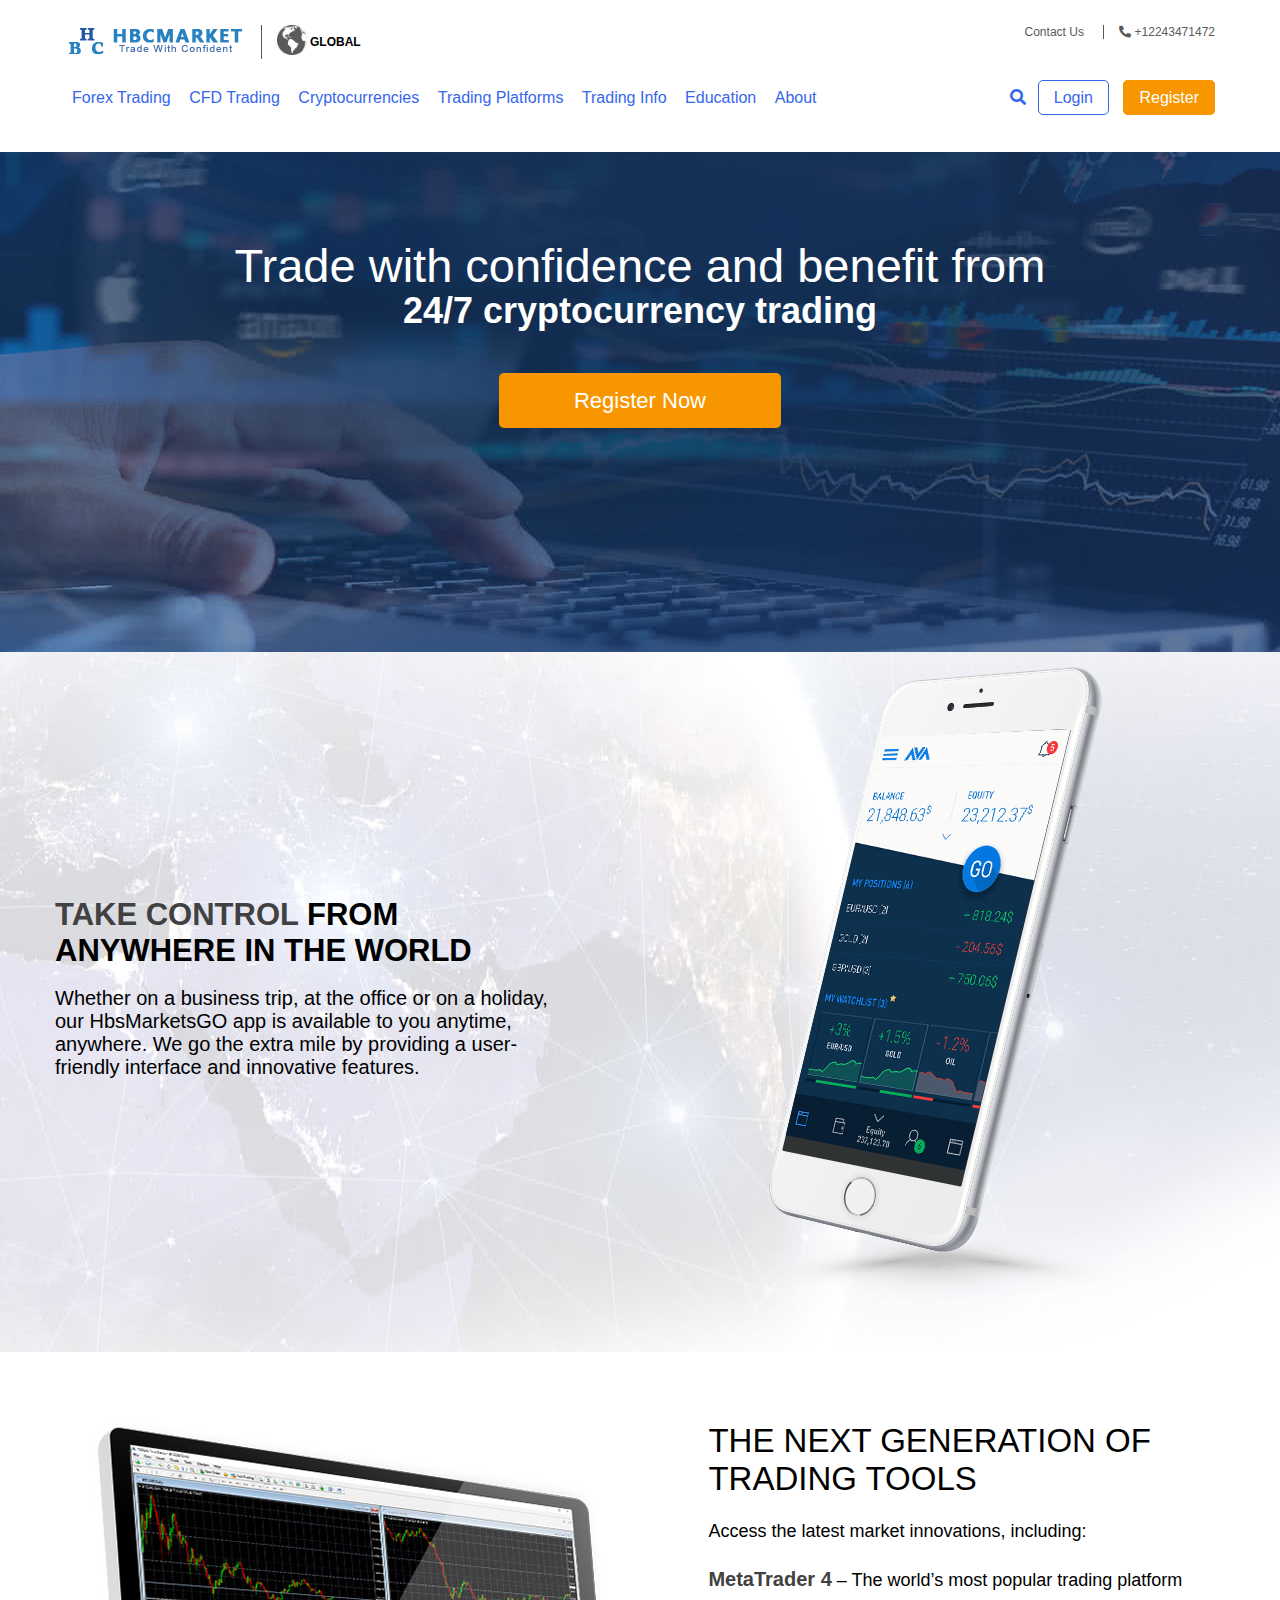
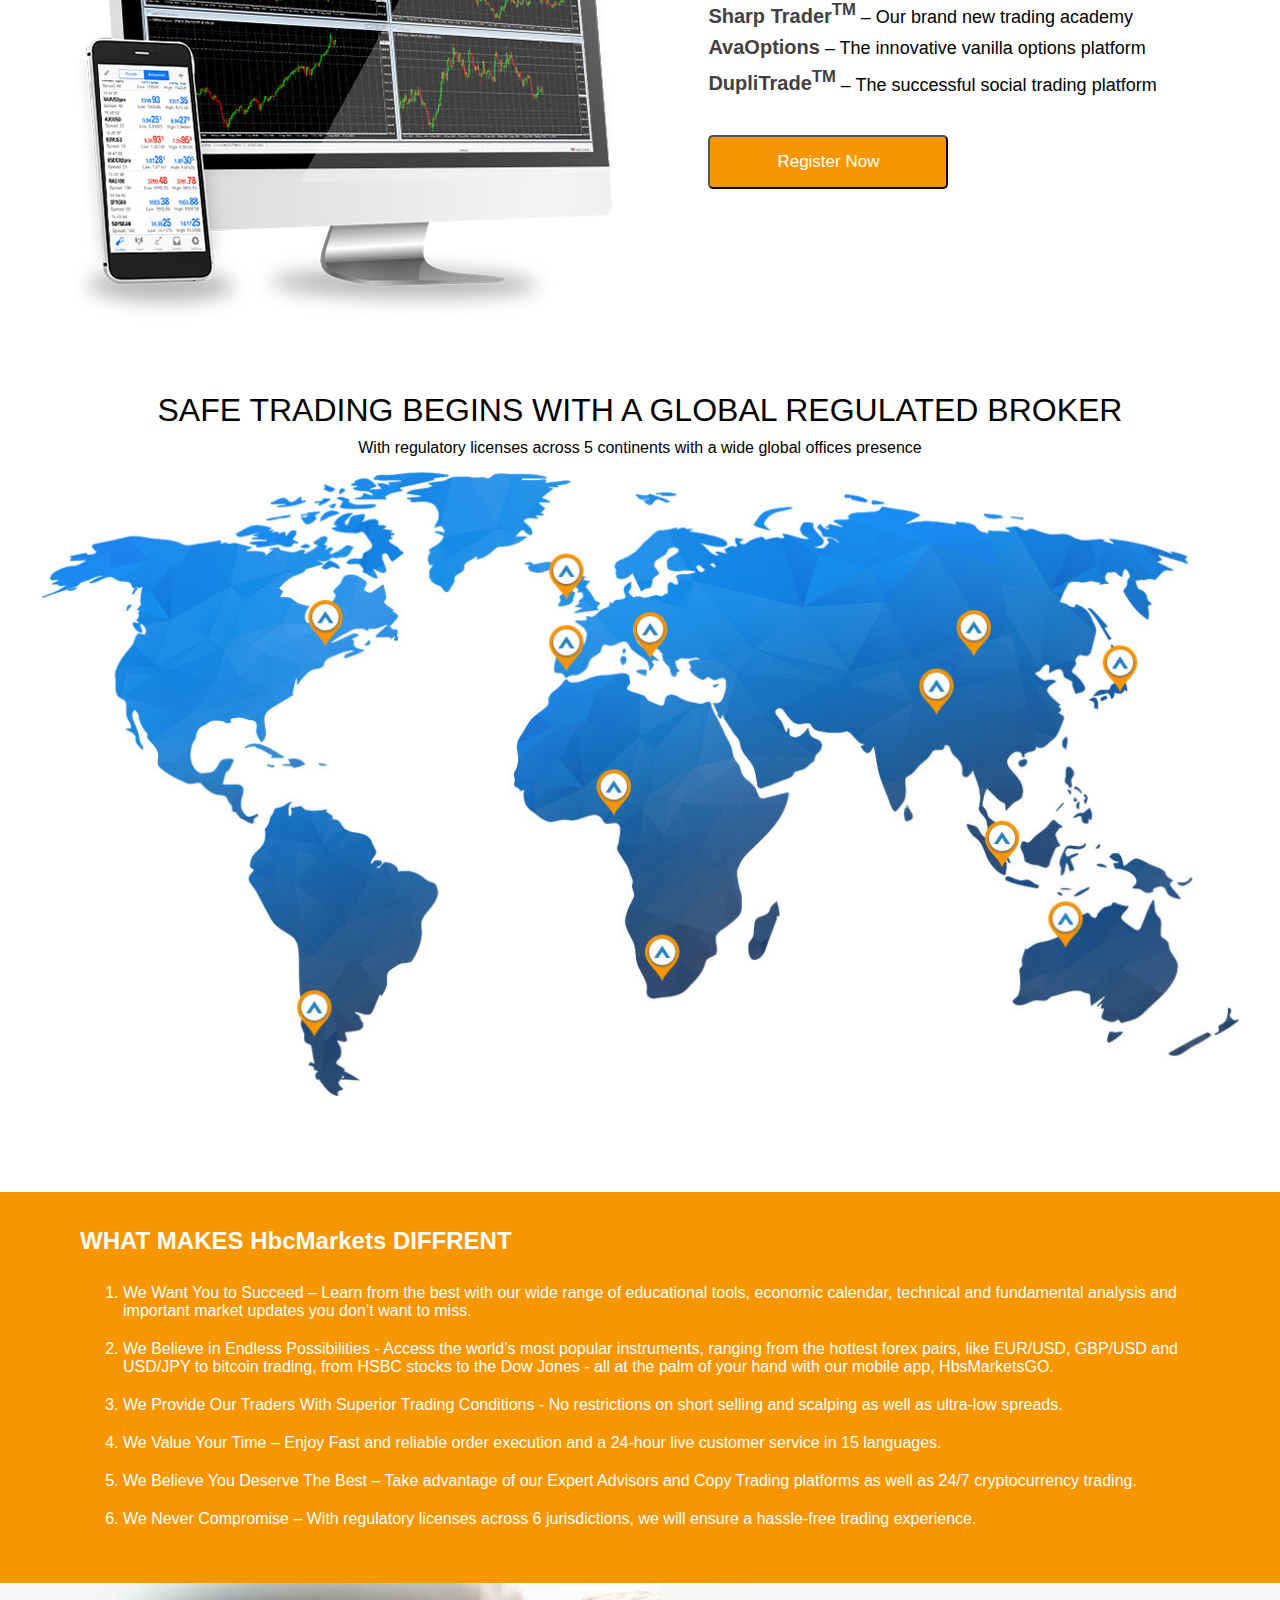
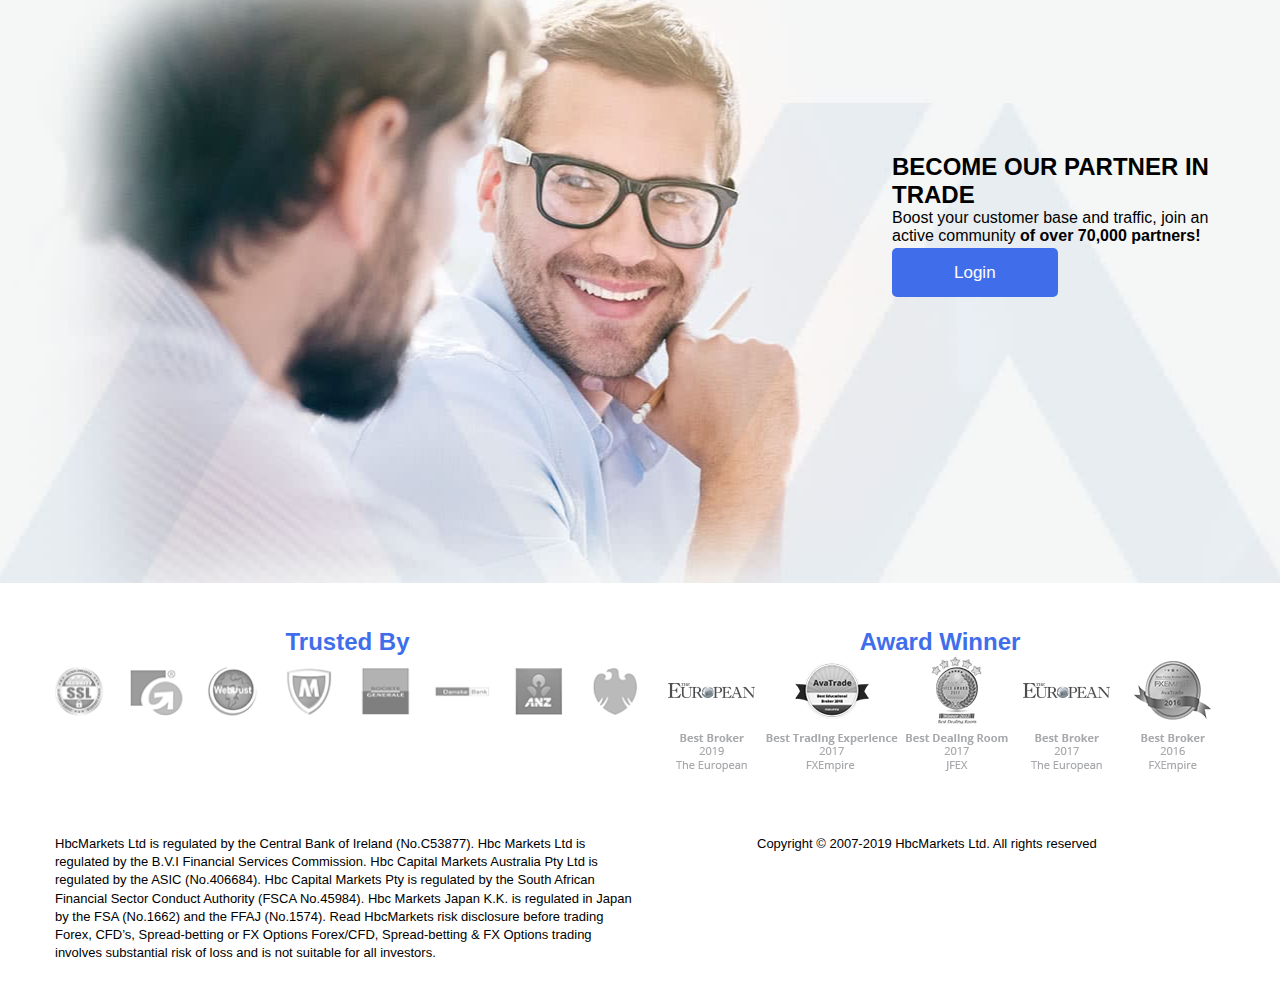
<file: index.html>
<!DOCTYPE html>
<html lang="en">
<head>
    <meta charset="UTF-8">
    <meta name="viewport" content="width=device-width, initial-scale=1.0">
    <meta http-equiv="X-UA-Compatible" content="ie=edge">
    <title>Hbc Markets</title>
    <link rel="stylesheet" href="animate-css/animate.css">
    <link rel="stylesheet" href="https://cdnjs.cloudflare.com/ajax/libs/font-awesome/5.9.0/css/all.css">
    <link rel="stylesheet" href="css/style.css">
    <link rel="stylesheet" href="css/responsive.css">
</head>
<body>
    <header class="header">
        <div class="nav-container">
            <div class="row">
                    <span class="menu-bar transition"><i class="fas fa-bars" aria-hidden="true">
                    </i></span>
                <div class="first-cl">
                    <a class="web" href="index.html"><img src="img/logo.png" alt="logo"></a>
                    <a class="mobile" href="index.html"><img src="img/logo-mobile.png" alt="logo"></a>
                    <a href="index.html" class="border-global"><img class="glob" src="img/global-icon.png" alt="logo"></a>
                    <p class="logo-front"> GLOBAL</p>
                </div> 
                <div class="second-cl">
                    <ul>
                        <li class="li">Contact Us</li>
                        <li class="border-global li"><i class="fa fa-phone-alt"></i>&nbsp;+12243471472</li>
                    </ul>
                </div>
                <div class="mobile-show">
                    <ul>
                        <li class="li"><a href="#"><i class="fas fa-phone-alt" aria-hidden="true"></i></a></li>
                        <li class="border-full-blue li"><a href="login.html" class="login-link">Login</a></li>
                    </ul>
                </div>
            </div>
        <div class="row r">
                <div class="bottom-1">
                <ul>
                    <li class="li t"><a class="downdown" href="forex.html">Forex Trading</a></li>
                    <li class="li t"><a class="downdown" href="cfdtrading.html">CFD Trading</a></li>
                    <li class="li t"><a class="downdown" href="cryptocurrencies.html">Cryptocurrencies</a></li>
                    <li class="li t"><a class="downdown" href="tradingplatforms.html">Trading Platforms</a></li>
                    <li class="li t"><a class="downdown" href="tradinginfo.html">Trading Info</a></li>
                    <li class="li t"><a class="downdown" href="education.html">Education</a></li>
                    <li class="li t"><a class="downdown" href="about.html">About</a></li>
                </ul>
                </div>
                <div class="bottom-2">
                    <ul>
                        <li class="li"><a href="#"><i class="fa fa-search"></i></a></li>
                        <li class="border-full-blue li"><a href="login.html">Login</a></li>
                        <li class="border-full-yellow li"><a href="register.html">Register</a></li>
                    </ul>
                </div>
            </div>
        </div>
    </header>

    <section class="showcase">
        <div class="container">
            <div class="full-picture">
                <div class="showcase-text">
                <h1>Trade with confidence and benefit from</h1>
                <h2>24/7 cryptocurrency trading</h2>
                <a class="button-register" href="register.html">Register Now</a>
            </div>
            </div>
        </div>
    </section>

    <section id="take-control">
        <div class="container">
            <div class="row">
        <div class="take-text">
            <h1>
                    <span>TAKE CONTROL</span> FROM ANYWHERE IN THE WORLD
            </h1>
            <img class="mobile" src="img/avago-phone.png">
            <br>
            <p>
                    Whether on a business trip, at the office or on a holiday,
                    our HbsMarketsGO app is available to you anytime, anywhere.
                    We go the extra mile by providing a user-friendly interface 
                    and innovative features.
            </p>
        </div>
        <div class="take-picture">
            <img src="img/avago-phone.png">
        </div>
    </div>
</div>
    </section>

    <section id="next">
            <div class="container">
                <div class="row">
            <div class="next-picture">
                <img src="img/mt4-slide.jpg">
            </div>
            <div class="next-text">
                    <h1>
                            THE NEXT GENERATION OF TRADING TOOLS
                    </h1>
                    <img class="mobile2" src="img/mt4-slide.jpg">
                    <br>
                    <p>Access the latest market innovations, including:</p>
                    <br>
                    <p class="m">
                            <span>MetaTrader 4</span> – The world’s most popular trading platform
                    </p>
                    <p class="m">
                        <span>Sharp Trader<sup>TM</sup></span> – Our brand new trading academy
                    </p class="m">
                    <p class="m">
                        <span>AvaOptions</span> – The innovative vanilla options platform
                    </p>
                    <p class="m">
                        <span>DupliTrade<sup>TM</sup></span> – The successful social trading platform
                    </p>
                    <br><br>
                    <button class="button-register-2 push" href="register.html">Register Now</button>
                </div>
                
        </div>
    </div>
        </section>

        <section id="map">
            <div class="container">
            <h1 class="h1">SAFE TRADING BEGINS WITH A GLOBAL REGULATED BROKER</h1>
            <p class="h2">With regulatory licenses across 5 continents with a wide global offices presence</p>
            <img width="100%" src="img/regulated_map.jpg">
        </div>
        </section>

        <article class="yallow">
                <h2>
                    WHAT MAKES HbcMarkets DIFFRENT
                </h2>
                <ol>
                    <li>We Want You to Succeed – Learn from the best with our wide range of educational tools, economic calendar, technical and fundamental analysis and important market updates you don’t want to miss.</li>
                    <li>We Believe in Endless Possibilities - Access the world’s most popular instruments, ranging from the hottest forex pairs, like EUR/USD, GBP/USD and USD/JPY to bitcoin trading, from HSBC stocks to the Dow Jones - all at the palm of your hand with our mobile app, HbsMarketsGO.</li>
                    <li>We Provide Our Traders With Superior Trading Conditions - No restrictions on short selling and scalping as well as ultra-low spreads.</li>
                    <li>We Value Your Time – Enjoy Fast and reliable order execution and a 24-hour live customer service in 15 languages.</li>
                    <li>We Believe You Deserve The Best – Take advantage of our Expert Advisors and Copy Trading platforms as well as 24/7 cryptocurrency trading.</li>
                    <li>We Never Compromise – With regulatory licenses across 6 jurisdictions, we will ensure a hassle-free trading experience.</li>
                </ol>
        </article>

        <section id="partner">
            <div class="partner">
            <h2><span>BECOME OUR PARTNER</span> IN TRADE</h2>
            <p>Boost your customer base and traffic, join an active community <b> of over 70,000 partners!</b></p>
            <br>
            <a class="button-login" href="login.html">Login</a>
        </div>
        </section>


        <section id="tra">
            <div class="container">
                <div class="row">
                <div class="trust">
                    <h2 style="text-align: center;color:#406eeb;padding: 30px 0 10px 0">Trusted By</h2>
                    <img src="img/trusted-by.png" width="100%">
                </div>
                
                <div style="text-align: center;color:#406eeb;padding: 30px 0 10px 0">
                        <h2 style="text-align: center">Award Winner</h2>
                        <img src="img/award-winner-1.png" width="100%">
                    </div>
                </div>
            </div>
        </section>


    <footer id="foot">
        <div class="container">
            <div class="row">
                <div class="left-footer">
                    <p>
                            HbcMarkets Ltd is regulated by the Central Bank of Ireland (No.C53877). Hbc Markets Ltd is
                            regulated
                            by the B.V.I Financial Services Commission. Hbc Capital Markets Australia Pty Ltd is regulated
                            by
                            the ASIC (No.406684). Hbc Capital Markets Pty is regulated by the South African Financial Sector
                            Conduct Authority (FSCA No.45984). Hbc Markets Japan K.K. is regulated in Japan by the FSA
                            (No.1662)
                            and the FFAJ (No.1574). Read HbcMarkets risk disclosure before trading Forex, CFD’s,
                            Spread-betting or
                            FX Options Forex/CFD, Spread-betting &amp; FX Options trading involves substantial risk of loss and
                            is
                            not suitable for all investors.
                    </p>
                </div>
                <div class="right-footer">
                    <p>
                            Copyright © 2007-2019 HbcMarkets Ltd. All rights reserved
                    </p>
                </div>
            </div>
        </div>
    </footer>
<script src="app.js"></script>
</body>
</html>
</file>
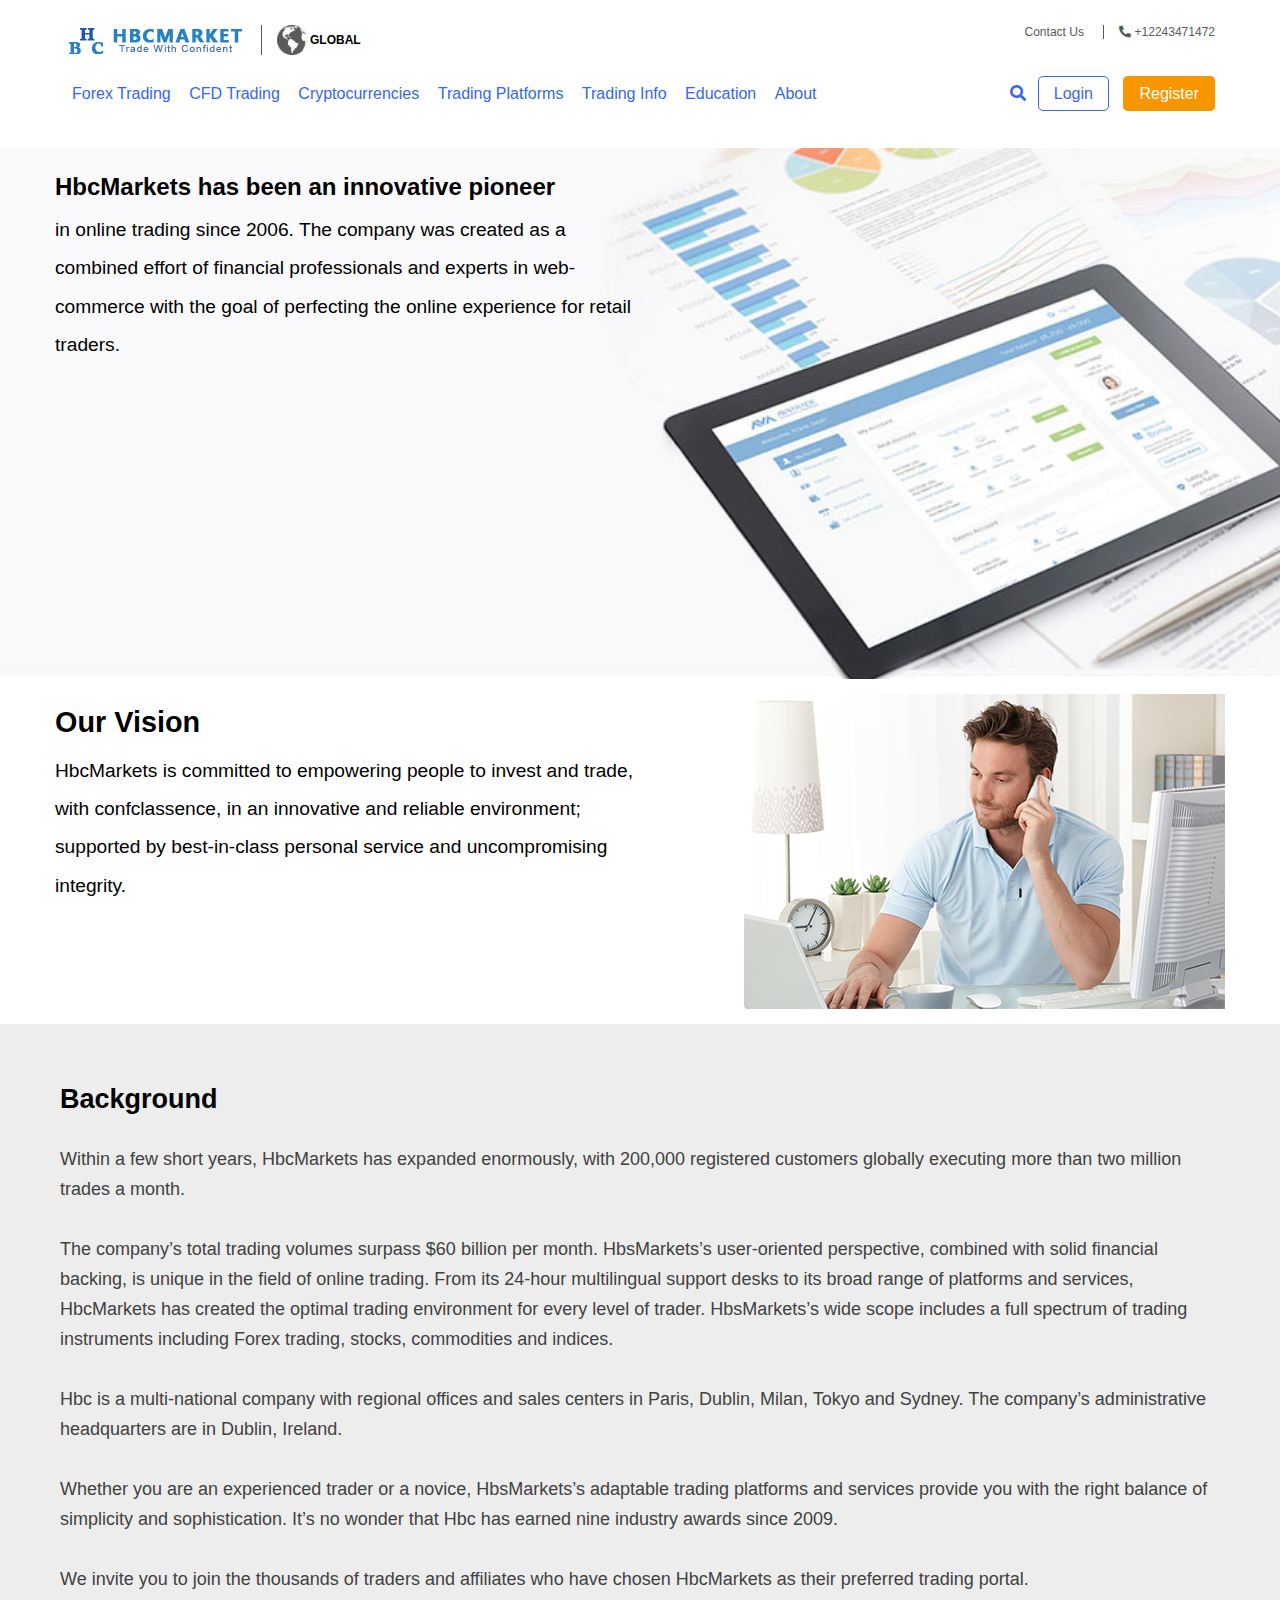
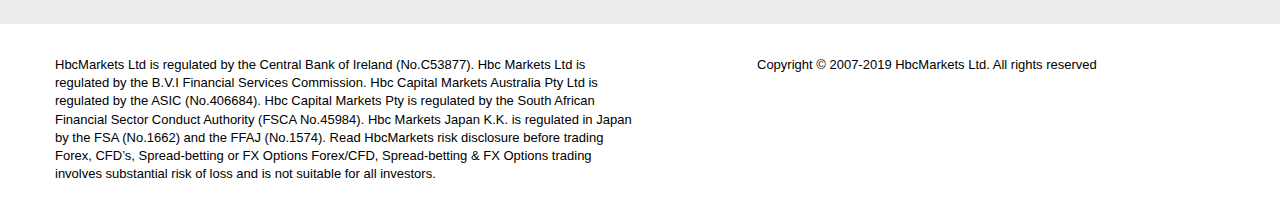
<file: about.html>
<html lang="en">
<head>
    <meta charset="UTF-8">
    <meta name="viewport" content="wclassth=device-wclassth, initial-scale=1.0">
    <meta http-equiv="X-UA-Compatible" content="ie=edge">
    <title>Hbc Markets -  About</title>
    <link rel="stylesheet" href="animate-css/animate.css">
    <link rel="stylesheet" href="https://cdnjs.cloudflare.com/ajax/libs/font-awesome/5.9.0/css/all.css">
    <link rel="stylesheet" href="css/style.css">
    <link rel="stylesheet" href="css/responsive.css">
</head>
<body>
        <header class="header">
        <div class="nav-container">
            <div class="row">
                    <span class="menu-bar transition"><i class="fas fa-bars" aria-hidden="true">
                    </i></span>
                <div class="first-cl">
                    <a href="index.html"><img src="img/logo.png" alt="logo"></a>
                    <a href="index.html" class="border-global"><img class="glob" src="img/global-icon.png" alt="logo"></a>
                    <p class="logo-front"> GLOBAL</p>
                </div> 
                <div class="second-cl">
                    <ul>
                        <li class="li">Contact Us</li>
                        <li class="border-global li"><i class="fa fa-phone-alt"></i>&nbsp;+12243471472</li>
                    </ul>
                </div>
                <div class="mobile-show">
                    <ul>
                        <li class="li"><a href="#"><i class="fas fa-phone-alt" aria-hidden="true"></i></a></li>
                        <li class="border-full-blue li"><a href="login.html" class="login-link">Login</a></li>
                    </ul>
                </div>
            </div>
        <div class="row r">
                <div class="bottom-1">
                <ul>
                    <li class="li t"><a class="downdown" href="forex.html">Forex Trading</a></li>
                    <li class="li t"><a class="downdown" href="cfdtrading.html">CFD Trading</a></li>
                    <li class="li t"><a class="downdown" href="cryptocurrencies.html">Cryptocurrencies</a></li>
                    <li class="li t"><a class="downdown" href="tradingplatforms.html">Trading Platforms</a></li>
                    <li class="li t"><a class="downdown" href="tradinginfo.html">Trading Info</a></li>
                    <li class="li t"><a class="downdown" href="education.html">Education</a></li>
                    <li class="li t"><a class="downdown" href="about.html">About</a></li>
                </ul>
                </div>
                <div class="bottom-2">
                    <ul>
                        <li class="li"><a href="#"><i class="fa fa-search"></i></a></li>
                        <li class="border-full-blue li"><a href="login.html">Login</a></li>
                        <li class="border-full-yellow li"><a href="register.html">Register</a></li>
                    </ul>
                </div>
            </div>
        </div>
    </header>

        <section class="ab">
            <div class="container">
                <div class="row">
                    <div class="ab-fizz">
                        <h2>HbcMarkets has been an innovative pioneer</h2>
                        <p>in online trading since 2006.
                            The company was created as a combined effort of financial
                            professionals and experts in web-commerce with the goal
                            of perfecting the online experience for retail traders.</p>
                    </div>
                </div>
            </div>
        </section>
    
    <section class="our-vison">
        <div class="container">
            <div class="row">
                <div class="Vision">
                    <h2>Our Vision</h2>
                    <p>HbcMarkets is committed to empowering people to invest and trade, with confclassence, in an
                        innovative
                        and reliable environment; supported by best-in-class personal service and uncompromising
                        integrity.</p>
                </div>
                <div class="vision-img">
                    <img src="img/about_2.png" alt="">
                </div>
            </div>
        </div>
    </section>

    <article class="what">
<h2>
        Background
</h2><br>
    <p>Within a few short years, HbcMarkets has expanded enormously, with 200,000 registered customers globally executing more than two million trades a month.</p>
    <br>
    <p>The company’s total trading volumes surpass $60 billion per month. HbsMarkets’s user-oriented perspective, combined with solid financial backing, 
        is unique in the field of online trading. From its 24-hour multilingual support desks to its broad range of platforms and services, HbcMarkets has created the optimal trading environment for every level of trader. HbsMarkets’s wide scope includes a full spectrum of trading instruments including Forex trading, stocks, commodities and indices.</p>
        <br>
        <p>Hbc is a multi-national company with regional offices and sales centers in Paris, Dublin, Milan, Tokyo and Sydney. The company’s administrative headquarters are in Dublin, Ireland.</p>
        <br>
        <p>Whether you are an experienced trader or a novice, HbsMarkets’s adaptable trading platforms and services provide you with the right balance of simplicity and sophistication. It’s no wonder that Hbc has earned nine industry awards since 2009.</p>
        <br>
        <p>We invite you to join the thousands of traders and affiliates who have chosen HbcMarkets as their preferred trading portal.</p>
    </article>
<script src="app.js"></script>
</body>

<footer id="foot">
        <div class="container">
            <div class="row">
                <div class="left-footer">
                    <p>
                            HbcMarkets Ltd is regulated by the Central Bank of Ireland (No.C53877). Hbc Markets Ltd is
                            regulated
                            by the B.V.I Financial Services Commission. Hbc Capital Markets Australia Pty Ltd is regulated
                            by
                            the ASIC (No.406684). Hbc Capital Markets Pty is regulated by the South African Financial Sector
                            Conduct Authority (FSCA No.45984). Hbc Markets Japan K.K. is regulated in Japan by the FSA
                            (No.1662)
                            and the FFAJ (No.1574). Read HbcMarkets risk disclosure before trading Forex, CFD’s,
                            Spread-betting or
                            FX Options Forex/CFD, Spread-betting &amp; FX Options trading involves substantial risk of loss and
                            is
                            not suitable for all investors.
                    </p>
                </div>
                <div class="right-footer">
                    <p>
                            Copyright © 2007-2019 HbcMarkets Ltd. All rights reserved
                    </p>
                </div>
            </div>
        </div>
    </footer>
</html>
</file>
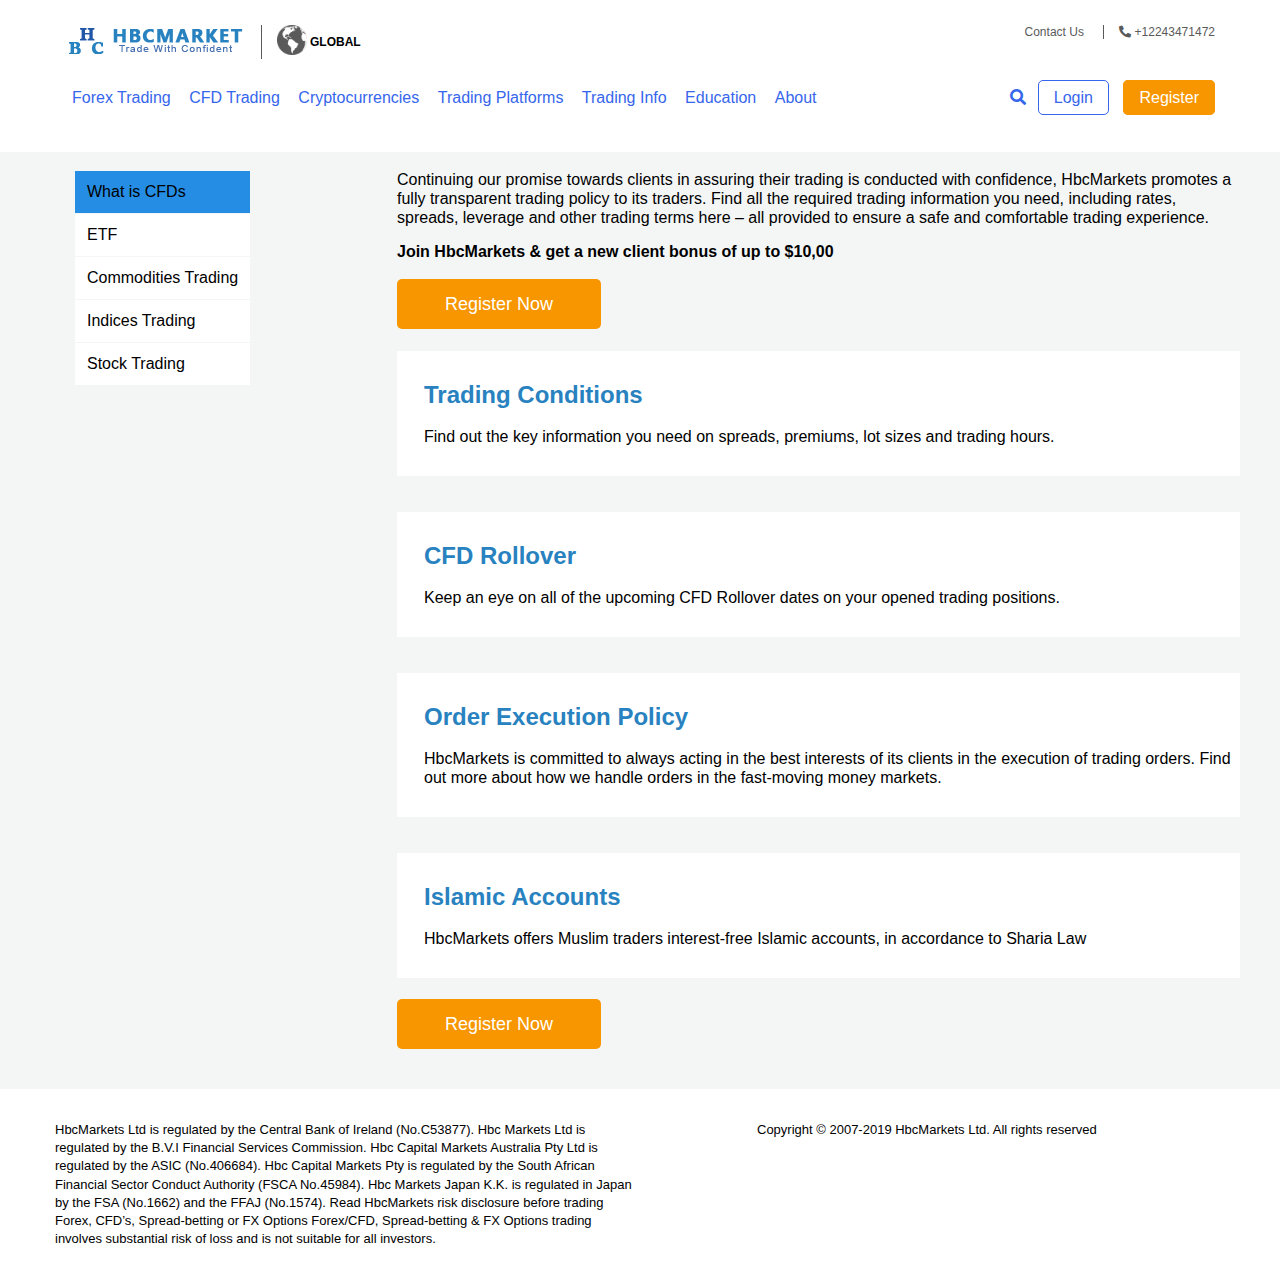
<file: cfdtrading.html>
<!DOCTYPE html>
<html lang="en">
<head>
    <meta charset="UTF-8">
    <meta name="viewport" content="width=device-width, initial-scale=1.0">
    <meta http-equiv="X-UA-Compatible" content="ie=edge">
    <title>Hbc Markets</title>
    <link rel="stylesheet" href="animate-css/animate.css">
    <link rel="stylesheet" href="https://cdnjs.cloudflare.com/ajax/libs/font-awesome/5.9.0/css/all.css">
    <link rel="stylesheet" href="css/style.css">
    <link rel="stylesheet" href="css/responsive.css">
</head>
<body>
    <header class="header">
        <div class="nav-container">
            <div class="row">
                    <span class="menu-bar transition"><i class="fas fa-bars" aria-hidden="true">
                    </i></span>
                <div class="first-cl">
                    <a href="index.html"><img src="img/logo.png" alt="logo"></a>
                    <a href="index.html" class="border-global"><img class="glob" src="img/global-icon.png" alt="logo"></a>
                    <p class="logo-front"> GLOBAL</p>
                </div> 
                <div class="second-cl">
                    <ul>
                        <li class="li">Contact Us</li>
                        <li class="border-global li"><i class="fa fa-phone-alt"></i>&nbsp;+12243471472</li>
                    </ul>
                </div>
                <div class="mobile-show">
                    <ul>
                        <li class="li"><a href="#"><i class="fas fa-phone-alt" aria-hidden="true"></i></a></li>
                        <li class="border-full-blue li"><a href="login.html" class="login-link">Login</a></li>
                    </ul>
                </div>
            </div>
        <div class="row r">
                <div class="bottom-1">
                <ul>
                    <li class="li t"><a class="downdown" href="forex.html">Forex Trading</a></li>
                    <li class="li t"><a class="downdown" href="cfdtrading.html">CFD Trading</a></li>
                    <li class="li t"><a class="downdown" href="cryptocurrencies.html">Cryptocurrencies</a></li>
                    <li class="li t"><a class="downdown" href="tradingplatforms.html">Trading Platforms</a></li>
                    <li class="li t"><a class="downdown" href="tradinginfo.html">Trading Info</a></li>
                    <li class="li t"><a class="downdown" href="education.html">Education</a></li>
                    <li class="li t"><a class="downdown" href="about.html">About</a></li>
                </ul>
                </div>
                <div class="bottom-2">
                    <ul>
                        <li class="li"><a href="#"><i class="fa fa-search"></i></a></li>
                        <li class="border-full-blue li"><a href="login.html">Login</a></li>
                        <li class="border-full-yellow li"><a href="register.html">Register</a></li>
                    </ul>
                </div>
            </div>
        </div>
    </header>
<section id="forex-side">
    <div class="container">
        <div class="row">
            <ul>
                <li class="active">What is CFDs</li>
                <li>ETF</li>
                <li>Commodities Trading</li>
                <li>Indices Trading</li>
                <li>Stock Trading</li>
            </ul>
        </div>
    </div>
    </section>

    <section class="back">
        <div class="container">
<div class="clip">        
<br>
<p>Continuing our promise towards clients in assuring their trading is conducted with confidence, HbcMarkets promotes a fully transparent trading policy to its traders. Find all the required trading information you need, including rates, spreads, leverage and other trading terms here – all provided to ensure a safe and comfortable trading experience.
</p>
<h4><b>Join HbcMarkets & get a new client bonus of up to $10,00</b></h4>
<br>
<a class="button-regist" href="register.html">Register Now</a>

</div>

<div class="clip">        
    <br><br>
    <div class="white">
    <h2 style="color:#2882c0">Trading Conditions</h2>
    <br>
    <p>Find out the key information you need on spreads, premiums, lot sizes and trading hours.
    </p>
</div>
    </div>

    <div class="clip">        
        <br><br>
        <div class="white">
        <h2 style="color:#2882c0">CFD Rollover</h2>
        <br>
        <p>Keep an eye on all of the upcoming CFD Rollover dates on your opened trading positions.
        </p>
    </div>
        </div>

        <div class="clip">        
            <br><br>
            <div class="white">
            <h2 style="color:#2882c0">Order Execution Policy</h2>
            <br>
            <p>HbcMarkets is committed to always acting in the best interests of its clients in the execution of trading orders. Find out more about how we handle orders in the fast-moving money markets.
            </p>
        </div>
            </div>
        
            <div class="clip">        
                <br><br>
                <div class="white">
                <h2 style="color:#2882c0">Islamic Accounts</h2>
                <br>
                <p>HbcMarkets offers Muslim traders interest-free Islamic accounts, in accordance to Sharia Law
                </p>
            </div>
                </div>
                <br><br>
                <div class="clip">
                    <a class="button-regist" href="register.html">Register Now</a><br><br><br><br>
                </div>
            </section>
            <footer id="foot">
                <div class="container">
                    <div class="row">
                        <div class="left-footer">
                            <p>
                                    HbcMarkets Ltd is regulated by the Central Bank of Ireland (No.C53877). Hbc Markets Ltd is
                                    regulated
                                    by the B.V.I Financial Services Commission. Hbc Capital Markets Australia Pty Ltd is regulated
                                    by
                                    the ASIC (No.406684). Hbc Capital Markets Pty is regulated by the South African Financial Sector
                                    Conduct Authority (FSCA No.45984). Hbc Markets Japan K.K. is regulated in Japan by the FSA
                                    (No.1662)
                                    and the FFAJ (No.1574). Read HbcMarkets risk disclosure before trading Forex, CFD’s,
                                    Spread-betting or
                                    FX Options Forex/CFD, Spread-betting &amp; FX Options trading involves substantial risk of loss and
                                    is
                                    not suitable for all investors.
                            </p>
                        </div>
                        <div class="right-footer">
                            <p>
                                    Copyright © 2007-2019 HbcMarkets Ltd. All rights reserved
                            </p>
                        </div>
                    </div>
                </div>
            </footer>
        <script src="app.js"></script>
</body>
        </html>
</file>
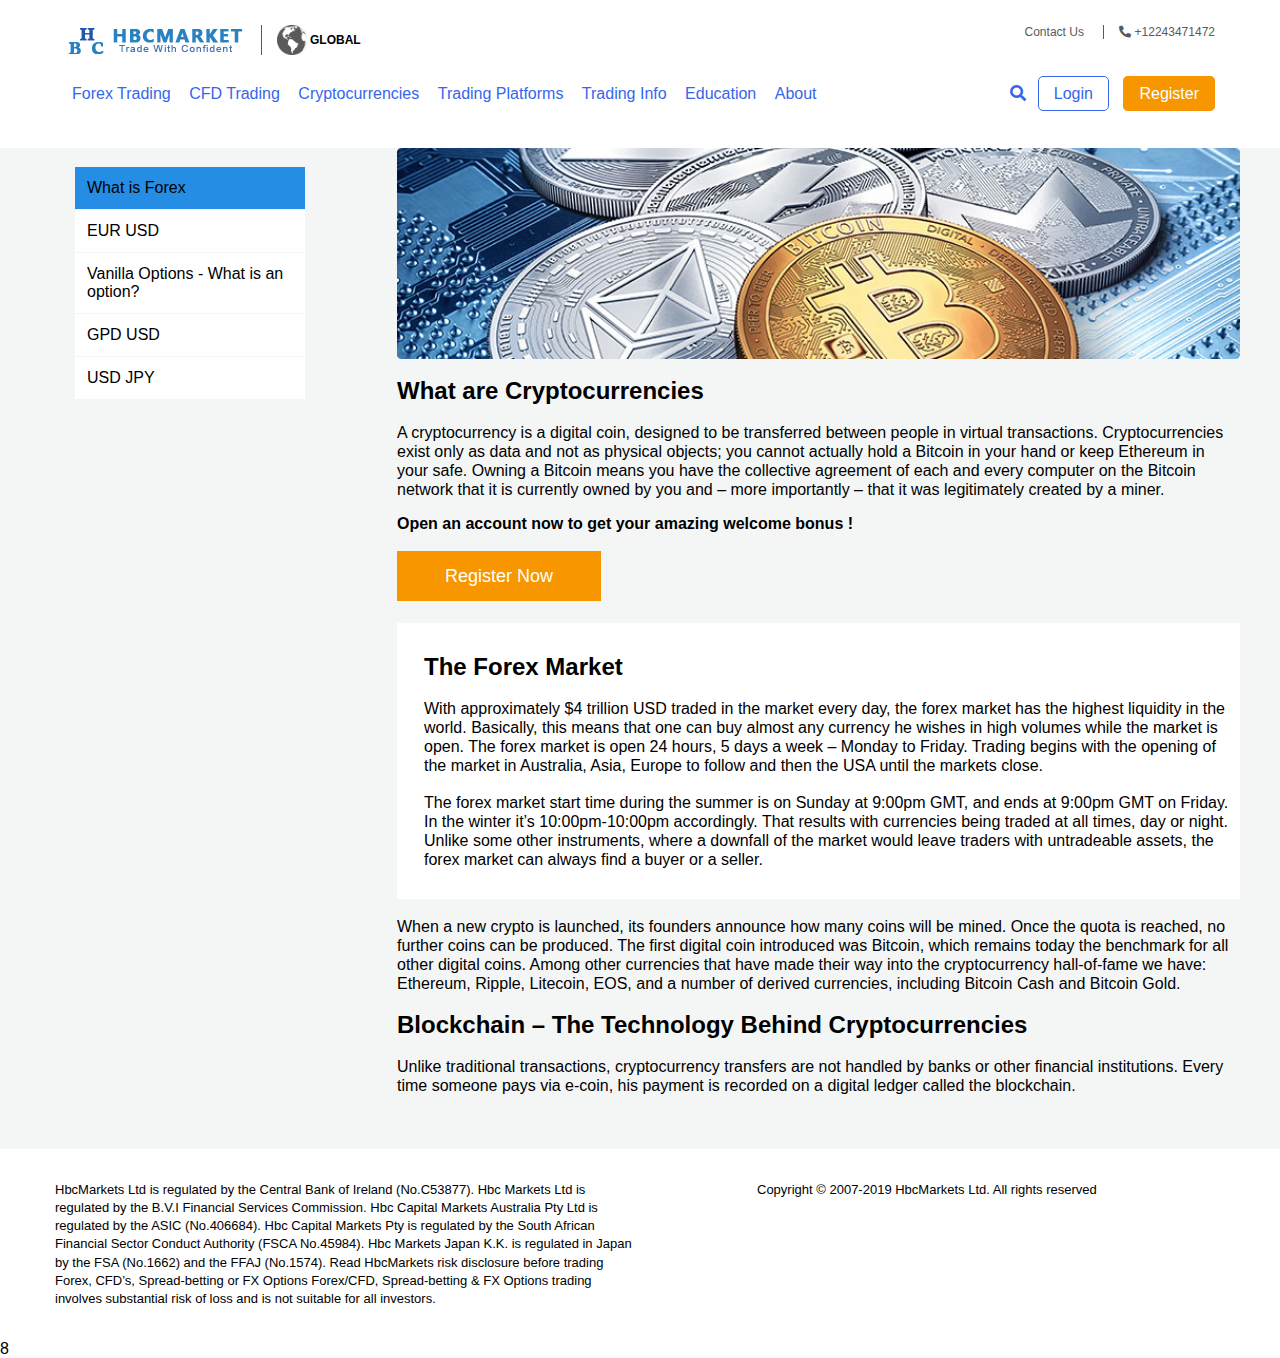
<file: cryptocurrencies.html>
<html lang="en">
<head>
    <meta charset="UTF-8">
    <meta name="viewport" content="wclassth=device-wclassth, initial-scale=1.0">
    <meta http-equiv="X-UA-Compatible" content="ie=edge">
    <title>Hbc Markets -  About</title>
    <link rel="stylesheet" href="animate-css/animate.css">
    <link rel="stylesheet" href="https://cdnjs.cloudflare.com/ajax/libs/font-awesome/5.9.0/css/all.css">
    <link rel="stylesheet" href="css/style.css">
    <link rel="stylesheet" href="css/responsive.css">
</head>
<body>
        <header class="header">
        <div class="nav-container">
            <div class="row">
                    <span class="menu-bar transition"><i class="fas fa-bars" aria-hidden="true">
                    </i></span>
                <div class="first-cl">
                    <a href="index.html"><img src="img/logo.png" alt="logo"></a>
                    <a href="index.html" class="border-global"><img class="glob" src="img/global-icon.png" alt="logo"></a>
                    <p class="logo-front"> GLOBAL</p>
                </div> 
                <div class="second-cl">
                    <ul>
                        <li class="li">Contact Us</li>
                        <li class="border-global li"><i class="fa fa-phone-alt"></i>&nbsp;+12243471472</li>
                    </ul>
                </div>
                <div class="mobile-show">
                    <ul>
                        <li class="li"><a href="#"><i class="fas fa-phone-alt" aria-hidden="true"></i></a></li>
                        <li class="border-full-blue li"><a href="login.html" class="login-link">Login</a></li>
                    </ul>
                </div>
            </div>
        <div class="row r">
                <div class="bottom-1">
                <ul>
                    <li class="li t"><a class="downdown" href="forex.html">Forex Trading</a></li>
                    <li class="li t"><a class="downdown" href="cfdtrading.html">CFD Trading</a></li>
                    <li class="li t"><a class="downdown" href="cryptocurrencies.html">Cryptocurrencies</a></li>
                    <li class="li t"><a class="downdown" href="tradingplatforms.html">Trading Platforms</a></li>
                    <li class="li t"><a class="downdown" href="tradinginfo.html">Trading Info</a></li>
                    <li class="li t"><a class="downdown" href="education.html">Education</a></li>
                    <li class="li t"><a class="downdown" href="about.html">About</a></li>
                </ul>
                </div>
                <div class="bottom-2">
                    <ul>
                        <li class="li"><a href="#"><i class="fa fa-search"></i></a></li>
                        <li class="border-full-blue li"><a href="login.html">Login</a></li>
                        <li class="border-full-yellow li"><a href="register.html">Register</a></li>
                    </ul>
                </div>
            </div>
        </div>
    </header>
    <section id="forex-side">
        <div class="container">
            <div class="row">
                <ul>
                    <li class="active">What is Forex</li>
                    <li>EUR USD</li>
                    <li>Vanilla Options - What is an option?</li>
                    <li>GPD USD</li>
                    <li>USD JPY</li>
                </ul>
            </div>
        </div>
        </section>

            <section class="back">
                <div class="container">
<div class="clip">        
<img src="img/top-image-pc.jpg" alt="" width="100%">
<br><br>
<h2>What are Cryptocurrencies</h2>
<br>
<p>A cryptocurrency is a digital coin, designed to be transferred between people in virtual transactions. Cryptocurrencies exist only as data and not as physical objects; you cannot actually hold a Bitcoin in your hand or keep Ethereum in your safe. Owning a Bitcoin means you have the collective agreement of each and every computer on the Bitcoin network that it is currently owned by you and – more importantly – that it was legitimately created by a miner.
</p>
<h4><b>Open an account now to get your amazing welcome bonus !</b></h4>
<br>
<a class="button-registe" href="register.html">Register Now</a>
</div>

<div class="clip">        
        <br><br>
        <div class="white">
        <h2>The Forex Market</h2>
        <br>
        <p>With approximately $4 trillion USD traded in the market every day, the forex market has the highest liquidity in the world. Basically, this means that one can buy almost any currency he wishes in high volumes while the market is open. The forex market is open 24 hours, 5 days a week – Monday to Friday. Trading begins with the opening of the market in Australia, Asia, Europe to follow and then the USA until the markets close.
        </p>
        <br>
        <p>The forex market start time during the summer is on Sunday at 9:00pm GMT, and ends at 9:00pm GMT on Friday. In the winter it’s 10:00pm-10:00pm accordingly. That results with currencies being traded at all times, day or night. Unlike some other instruments, where a downfall of the market would leave traders with untradeable assets, the forex market can always find a buyer or a seller.
        </p>
    </div>
        </div>
<br>
                        <div class="clip">        
                                <p>When a new crypto is launched, its founders announce how many coins will be mined. Once the quota is reached, no further coins can be produced. The first digital coin introduced was Bitcoin, which remains today the benchmark for all other digital coins. Among other currencies that have made their way into the cryptocurrency hall-of-fame we have: Ethereum, Ripple, Litecoin, EOS, and a number of derived currencies, including Bitcoin Cash and Bitcoin Gold.
                                </p>
                                <br>
                                </div>
                                <div class="clip">        
                                        <h2>Blockchain – The Technology Behind Cryptocurrencies</h2>
                                        <br>
                                        <p>Unlike traditional transactions, cryptocurrency transfers are not handled by banks or other financial institutions. Every time someone pays via e-coin, his payment is recorded on a digital ledger called the blockchain.
                                        </p>
                                        </div>
                        <br><br><br>
                        </div>
                    </div>
                    </section>
                  
<script src="app.js"></script>
</body>

<footer id="foot">
        <div class="container">
            <div class="row">
                <div class="left-footer">
                    <p>
                            HbcMarkets Ltd is regulated by the Central Bank of Ireland (No.C53877). Hbc Markets Ltd is
                            regulated
                            by the B.V.I Financial Services Commission. Hbc Capital Markets Australia Pty Ltd is regulated
                            by
                            the ASIC (No.406684). Hbc Capital Markets Pty is regulated by the South African Financial Sector
                            Conduct Authority (FSCA No.45984). Hbc Markets Japan K.K. is regulated in Japan by the FSA
                            (No.1662)
                            and the FFAJ (No.1574). Read HbcMarkets risk disclosure before trading Forex, CFD’s,
                            Spread-betting or
                            FX Options Forex/CFD, Spread-betting &amp; FX Options trading involves substantial risk of loss and
                            is
                            not suitable for all investors.
                    </p>
                </div>
                <div class="right-footer">
                    <p>
                            Copyright © 2007-2019 HbcMarkets Ltd. All rights reserved
                    </p>
                </div>
            </div>
        </div>
    </footer>
</html>8
</file>
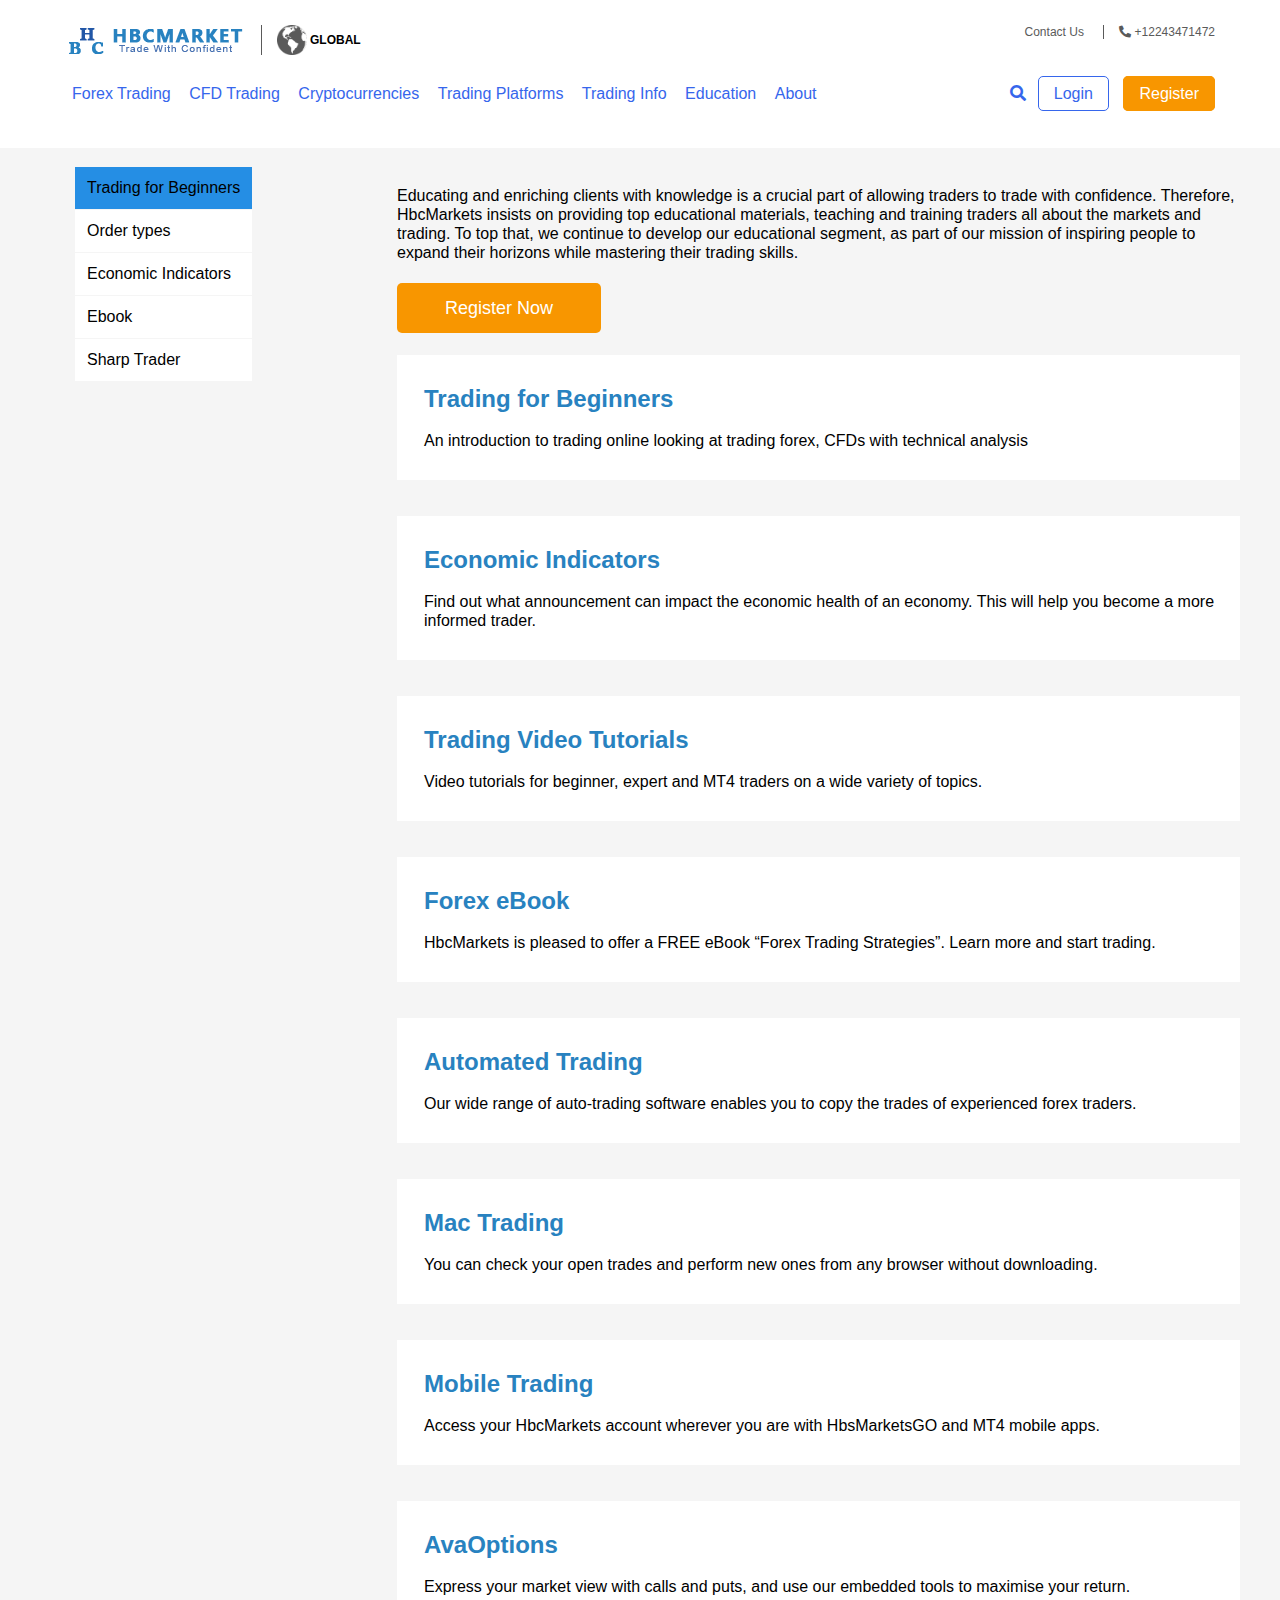
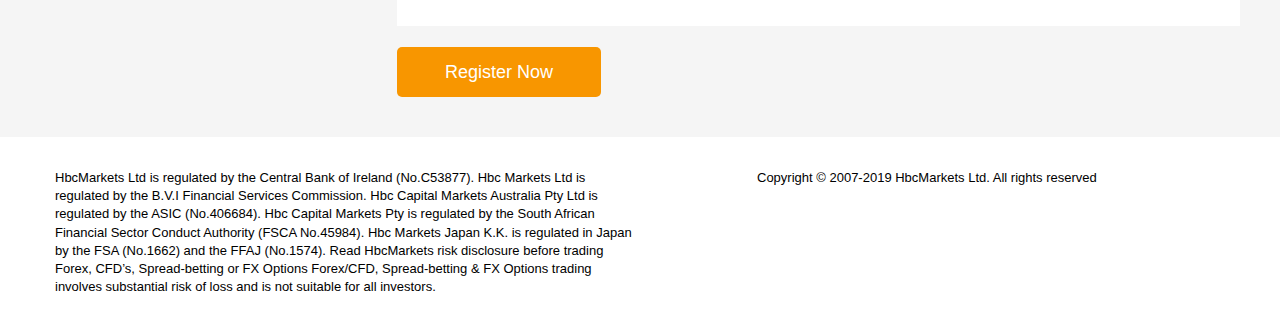
<file: education.html>
<html lang="en">
<head>
    <meta charset="UTF-8">
    <meta name="viewport" content="width=device-width, initial-scale=1.0">
    <meta http-equiv="X-UA-Compatible" content="ie=edge">
    <title>Hbc Markets</title>
    <link rel="stylesheet" href="animate-css/animate.css">
    <link rel="stylesheet" href="https://cdnjs.cloudflare.com/ajax/libs/font-awesome/5.9.0/css/all.css">
    <link rel="stylesheet" href="css/style.css">
    <link rel="stylesheet" href="css/responsive.css">
</head>
<body style="background-color: rgb(245, 245, 245)">
    <header class="header">
        <div class="nav-container">
            <div class="row">
                    <span class="menu-bar transition"><i class="fas fa-bars" aria-hidden="true">
                    </i></span>
                <div class="first-cl">
                    <a href="index.html"><img src="img/logo.png" alt="logo"></a>
                    <a href="index.html" class="border-global"><img class="glob" src="img/global-icon.png" alt="logo"></a>
                    <p class="logo-front"> GLOBAL</p>
                </div> 
                <div class="second-cl">
                    <ul>
                        <li class="li">Contact Us</li>
                        <li class="border-global li"><i class="fa fa-phone-alt"></i>&nbsp;+12243471472</li>
                    </ul>
                </div>
                <div class="mobile-show">
                    <ul>
                        <li class="li"><a href="#"><i class="fas fa-phone-alt" aria-hidden="true"></i></a></li>
                        <li class="border-full-blue li"><a href="login.html" class="login-link">Login</a></li>
                    </ul>
                </div>
            </div>
        <div class="row r">
                <div class="bottom-1">
                <ul>
                    <li class="li t"><a class="downdown" href="forex.html">Forex Trading</a></li>
                    <li class="li t"><a class="downdown" href="cfdtrading.html">CFD Trading</a></li>
                    <li class="li t"><a class="downdown" href="cryptocurrencies.html">Cryptocurrencies</a></li>
                    <li class="li t"><a class="downdown" href="tradingplatforms.html">Trading Platforms</a></li>
                    <li class="li t"><a class="downdown" href="tradinginfo.html">Trading Info</a></li>
                    <li class="li t"><a class="downdown" href="education.html">Education</a></li>
                    <li class="li t"><a class="downdown" href="about.html">About</a></li>
                </ul>
                </div>
                <div class="bottom-2">
                    <ul>
                        <li class="li"><a href="#"><i class="fa fa-search"></i></a></li>
                        <li class="border-full-blue li"><a href="login.html">Login</a></li>
                        <li class="border-full-yellow li"><a href="register.html">Register</a></li>
                    </ul>
                </div>
            </div>
        </div>
    </header>
    <section id="forex-side">
    <div class="container">
        <div class="row">
            <ul>
                <li class="active">Trading for Beginners</li>
                <li>Order types</li>
                <li>Economic Indicators</li>
                <li>Ebook</li>
                <li>Sharp Trader</li>
            </ul>
        </div>
    </div>
    </section>

        <section class="">
            <div class="container">
    <div class="clip">        
    
    <p><br><br>Educating and enriching clients with knowledge is a crucial part of allowing traders to trade with confidence. Therefore, HbcMarkets insists on providing top educational materials, teaching and training traders all about the markets and trading. To top that, we continue to develop our educational segment, as part of our mission of inspiring people to expand their horizons while mastering their trading skills.
    </p>
    <br> <br>
    <a class="button-regist" href="register.html">Register Now</a>
    
    </div>
    
    <div class="clip">        
        <br><br>
        <div class="white">
        <h2 style="color:#2882c0">Trading for Beginners</h2>
        <br>
        <p>An introduction to trading online looking at trading forex, CFDs with technical analysis
        </p>
    </div>
        </div>
    
        <div class="clip">        
            <br><br>
            <div class="white">
            <h2 style="color:#2882c0">Economic Indicators</h2>
            <br>
            <p>Find out what announcement can impact the economic health of an economy. This will help you become a more informed trader.
            </p>
        </div>
            </div>
    
            <div class="clip">        
                <br><br>
                <div class="white">
                <h2 style="color:#2882c0">Trading Video Tutorials</h2>
                <br>
                <p>Video tutorials for beginner, expert and MT4 traders on a wide variety of topics.
                </p>
            </div>
                </div>
            
                <div class="clip">        
                    <br><br>
                    <div class="white">
                    <h2 style="color:#2882c0">Forex eBook</h2>
                    <br>
                    <p>HbcMarkets is pleased to offer a FREE eBook “Forex Trading Strategies”. Learn more and start trading.
                    </p>
                </div>
                    </div>
                    <div class="clip">        
                            <br><br>
                            <div class="white">
                            <h2 style="color:#2882c0">Automated Trading</h2>
                            <br>
                            <p>Our wide range of auto-trading software enables you to copy the trades of experienced forex traders.
                            </p>
                        </div>
                            </div>
                        
                            <div class="clip">        
                                <br><br>
                                <div class="white">
                                <h2 style="color:#2882c0">Mac Trading</h2>
                                <br>
                                <p>You can check your open trades and perform new ones from any browser without downloading.
                                </p>
                            </div>
                                </div>
                        
                                <div class="clip">        
                                    <br><br>
                                    <div class="white">
                                    <h2 style="color:#2882c0">Mobile Trading</h2>
                                    <br>
                                    <p>Access your HbcMarkets account wherever you are with HbsMarketsGO and MT4 mobile apps.
                                    </p>
                                </div>
                                    </div>
                                
                                    <div class="clip">        
                                        <br><br>
                                        <div class="white">
                                        <h2 style="color:#2882c0">AvaOptions</h2>
                                        <br>
                                        <p>Express your market view with calls and puts, and use our embedded tools to maximise your return.
                                        </p>
                                    </div>
                                        </div>
                                        <br><br>
                                        <div class="clip">
                                                <a class="button-regist" href="register.html">Register Now</a>
                                            </div>
                                            <br><br><br>
                </section>
<script src="app.js"></script>
</body>
<div style="background-color: white">
<footer id="foot">
        <div class="container">
            <div class="row">
                <div class="left-footer">
                    <p>
                            HbcMarkets Ltd is regulated by the Central Bank of Ireland (No.C53877). Hbc Markets Ltd is
                            regulated
                            by the B.V.I Financial Services Commission. Hbc Capital Markets Australia Pty Ltd is regulated
                            by
                            the ASIC (No.406684). Hbc Capital Markets Pty is regulated by the South African Financial Sector
                            Conduct Authority (FSCA No.45984). Hbc Markets Japan K.K. is regulated in Japan by the FSA
                            (No.1662)
                            and the FFAJ (No.1574). Read HbcMarkets risk disclosure before trading Forex, CFD’s,
                            Spread-betting or
                            FX Options Forex/CFD, Spread-betting &amp; FX Options trading involves substantial risk of loss and
                            is
                            not suitable for all investors.
                    </p>
                </div>
                <div class="right-footer">
                    <p>
                            Copyright © 2007-2019 HbcMarkets Ltd. All rights reserved
                    </p>
                </div>
            </div>
        </div>
    </footer>
</div>
</html>
</file>
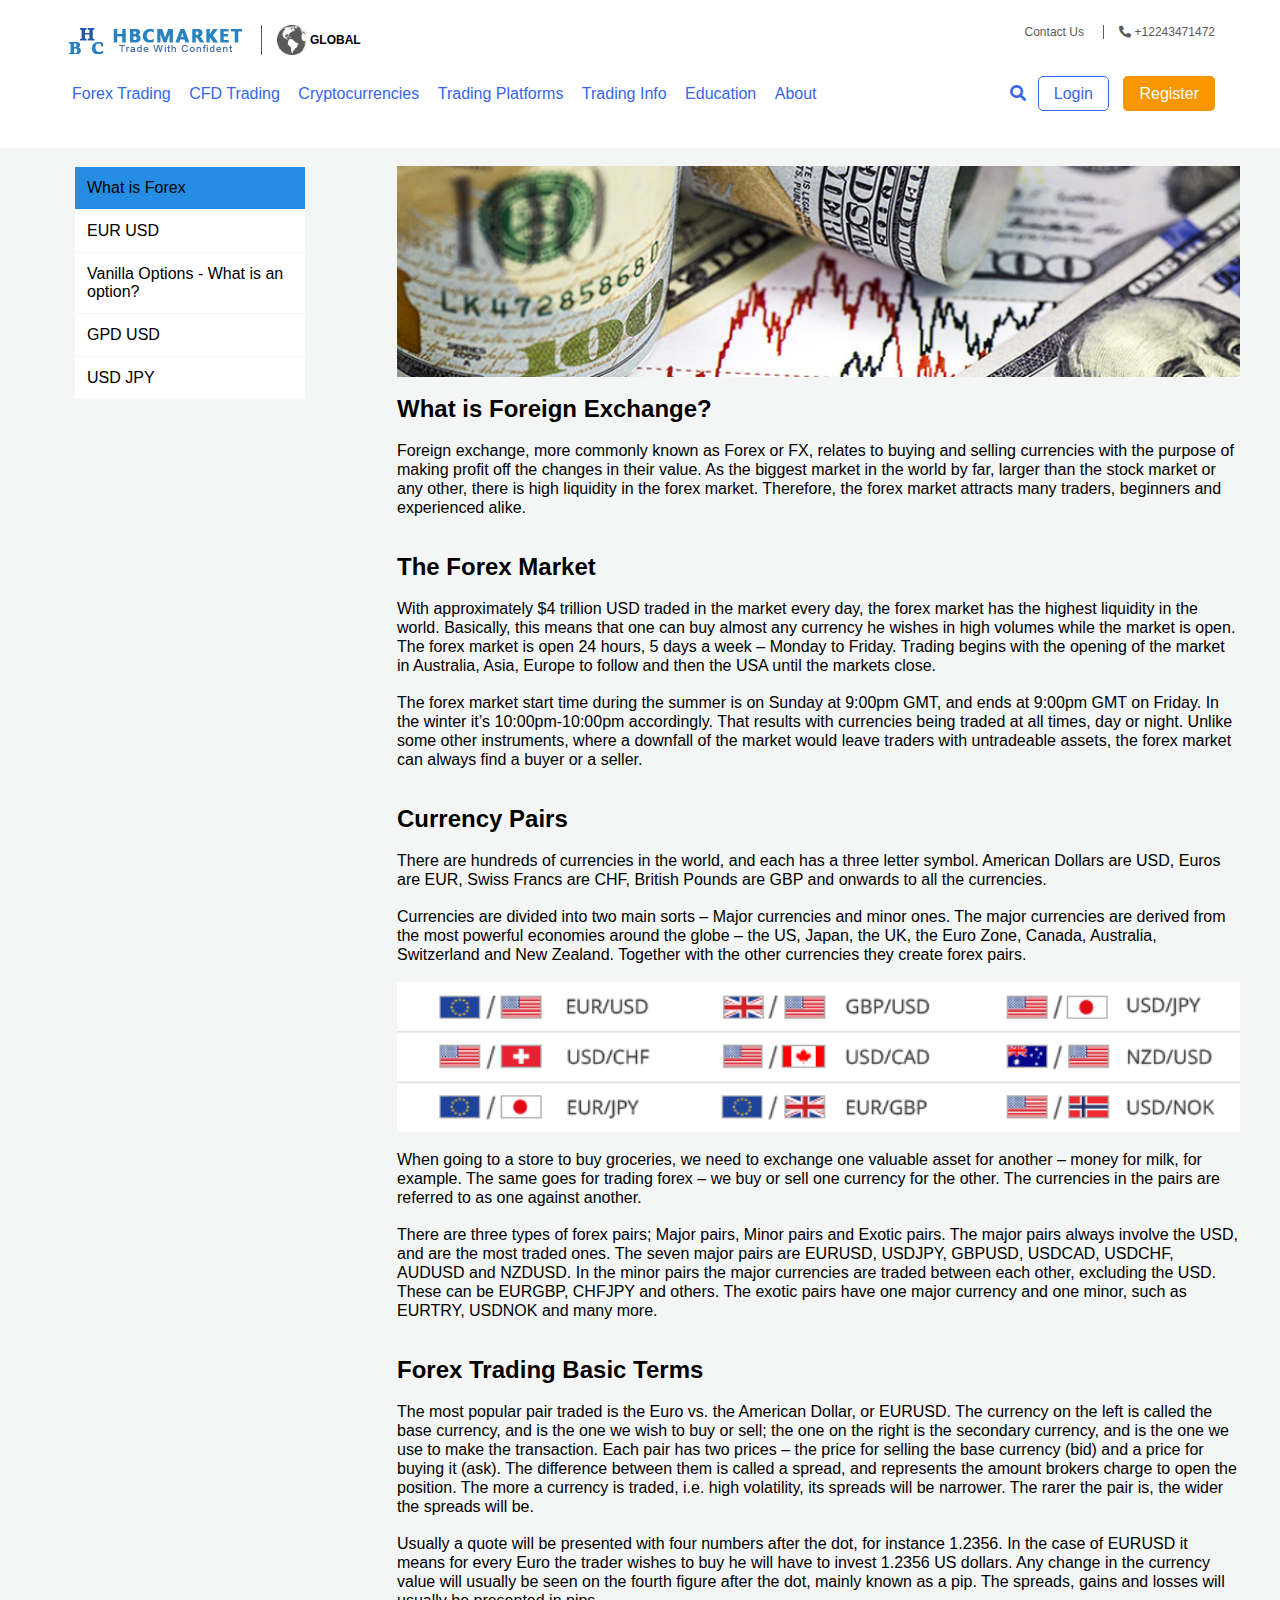
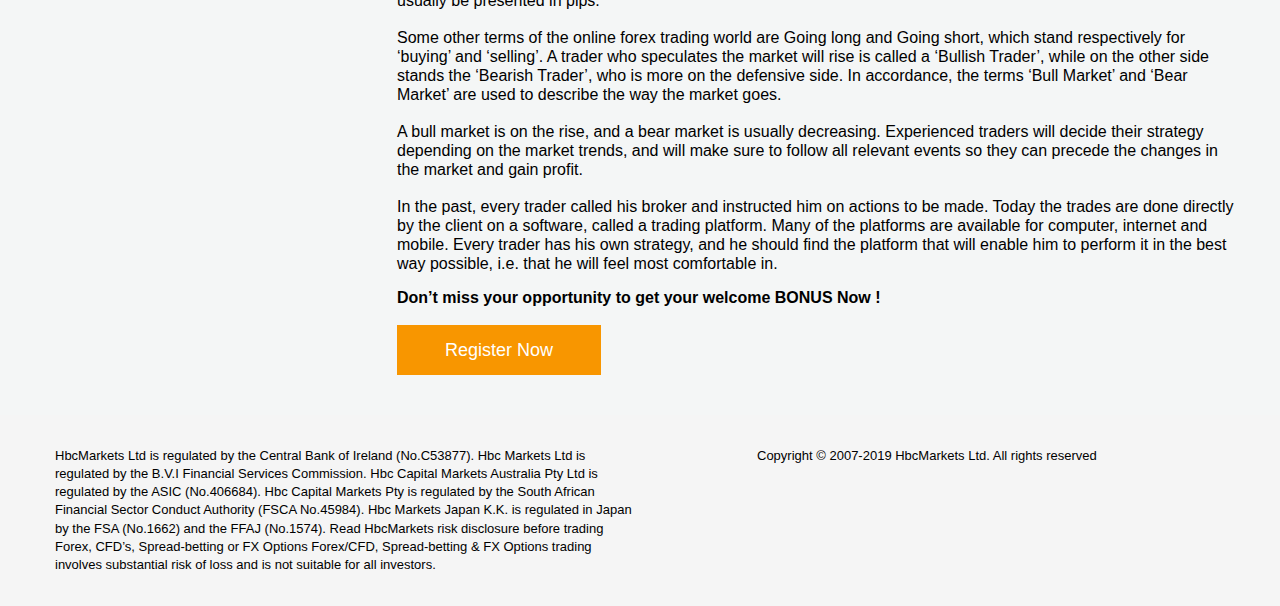
<file: forex.html>
<html lang="en">
<head>
    <meta charset="UTF-8">
    <meta name="viewport" content="width=device-width, initial-scale=1.0">
    <meta http-equiv="X-UA-Compatible" content="ie=edge">
    <title>Hbc Markets</title>
    <link rel="stylesheet" href="animate-css/animate.css">
    <link rel="stylesheet" href="https://cdnjs.cloudflare.com/ajax/libs/font-awesome/5.9.0/css/all.css">
    <link rel="stylesheet" href="css/style.css">
    <link rel="stylesheet" href="css/responsive.css">
</head>
<body style="background-color: rgb(245, 245, 245)">
    <header class="header">
        <div class="nav-container">
            <div class="row">
                    <span class="menu-bar transition"><i class="fas fa-bars" aria-hidden="true">
                    </i></span>
                <div class="first-cl">
                    <a href="index.html"><img src="img/logo.png" alt="logo"></a>
                    <a href="index.html" class="border-global"><img class="glob" src="img/global-icon.png" alt="logo"></a>
                    <p class="logo-front"> GLOBAL</p>
                </div> 
                <div class="second-cl">
                    <ul>
                        <li class="li">Contact Us</li>
                        <li class="border-global li"><i class="fa fa-phone-alt"></i>&nbsp;+12243471472</li>
                    </ul>
                </div>
                <div class="mobile-show">
                    <ul>
                        <li class="li"><a href="#"><i class="fas fa-phone-alt" aria-hidden="true"></i></a></li>
                        <li class="border-full-blue li"><a href="login.html" class="login-link">Login</a></li>
                    </ul>
                </div>
            </div>
        <div class="row r">
                <div class="bottom-1">
                <ul>
                    <li class="li t"><a class="downdown" href="forex.html">Forex Trading</a></li>
                    <li class="li t"><a class="downdown" href="cfdtrading.html">CFD Trading</a></li>
                    <li class="li t"><a class="downdown" href="cryptocurrencies.html">Cryptocurrencies</a></li>
                    <li class="li t"><a class="downdown" href="tradingplatforms.html">Trading Platforms</a></li>
                    <li class="li t"><a class="downdown" href="tradinginfo.html">Trading Info</a></li>
                    <li class="li t"><a class="downdown" href="education.html">Education</a></li>
                    <li class="li t"><a class="downdown" href="about.html">About</a></li>
                </ul>
                </div>
                <div class="bottom-2">
                    <ul>
                        <li class="li"><a href="#"><i class="fa fa-search"></i></a></li>
                        <li class="border-full-blue li"><a href="login.html">Login</a></li>
                        <li class="border-full-yellow li"><a href="register.html">Register</a></li>
                    </ul>
                </div>
            </div>
        </div>
    </header>
    <section id="forex-side">
    <div class="container">
        <div class="row">
            <ul>
                <li class="active">What is Forex</li>
                <li>EUR USD</li>
                <li>Vanilla Options - What is an option?</li>
                <li>GPD USD</li>
                <li>USD JPY</li>
            </ul>
        </div>
    </div>
    </section>

    <section class="back">
        <div class="container">
<div class="clip"> <br>       
<img src="img/Russell_800x200.jpg" alt="" width="100%">
<br><br>
<h2>What is Foreign Exchange?</h2>
<br>
<p>Foreign exchange, more commonly known as Forex or FX, relates to buying and selling currencies with the purpose of making profit off the changes in their value. As the biggest market in the world by far, larger than the stock market or any other, there is high liquidity in the forex market. Therefore, the forex market attracts many traders, beginners and experienced alike.
</p>
</div>

<div class="clip">        
<br><br>
<h2>The Forex Market</h2>
<br>
<p>With approximately $4 trillion USD traded in the market every day, the forex market has the highest liquidity in the world. Basically, this means that one can buy almost any currency he wishes in high volumes while the market is open. The forex market is open 24 hours, 5 days a week – Monday to Friday. Trading begins with the opening of the market in Australia, Asia, Europe to follow and then the USA until the markets close.
</p>
<br>
<p>The forex market start time during the summer is on Sunday at 9:00pm GMT, and ends at 9:00pm GMT on Friday. In the winter it’s 10:00pm-10:00pm accordingly. That results with currencies being traded at all times, day or night. Unlike some other instruments, where a downfall of the market would leave traders with untradeable assets, the forex market can always find a buyer or a seller.
</p>
</div>
<div class="clip">        
        <br><br>
        <h2>Currency Pairs</h2>
        <br>
        <p>There are hundreds of currencies in the world, and each has a three letter symbol. American Dollars are USD, Euros are EUR, Swiss Francs are CHF, British Pounds are GBP and onwards to all the currencies.
        </p>
        <br>
        <p>Currencies are divided into two main sorts – Major currencies and minor ones. The major currencies are derived from the most powerful economies around the globe – the US, Japan, the UK, the Euro Zone, Canada, Australia, Switzerland and New Zealand. Together with the other currencies they create forex pairs.
        </p>
        </div>
        <br>
        <div class="clip">        
                <img src="img/what-is-forex_final.png" alt="" width="100%">
                    <br><br>
                    <p>When going to a store to buy groceries, we need to exchange one valuable asset for another – money for milk, for example. The same goes for trading forex – we buy or sell one currency for the other. The currencies in the pairs are referred to as one against another.
                </p>
                <br>
                <p>There are three types of forex pairs; Major pairs, Minor pairs and Exotic pairs. The major pairs always involve the USD, and are the most traded ones. The seven major pairs are EURUSD, USDJPY, GBPUSD, USDCAD, USDCHF, AUDUSD and NZDUSD. In the minor pairs the major currencies are traded between each other, excluding the USD. These can be EURGBP, CHFJPY and others. The exotic pairs have one major currency and one minor, such as EURTRY, USDNOK and many more.
                    </p>
                </div>
                <div class="clip">        
                        <br><br>
                        <h2>Forex Trading Basic Terms</h2>
                        <br>
                        <p>The most popular pair traded is the Euro vs. the American Dollar, or EURUSD. The currency on the left is called the base currency, and is the one we wish to buy or sell; the one on the right is the secondary currency, and is the one we use to make the transaction. Each pair has two prices – the price for selling the base currency (bid) and a price for buying it (ask). The difference between them is called a spread, and represents the amount brokers charge to open the position. The more a currency is traded, i.e. high volatility, its spreads will be narrower. The rarer the pair is, the wider the spreads will be.
                        </p>
                        <br>
                        <p>Usually a quote will be presented with four numbers after the dot, for instance 1.2356. In the case of EURUSD it means for every Euro the trader wishes to buy he will have to invest 1.2356 US dollars. Any change in the currency value will usually be seen on the fourth figure after the dot, mainly known as a pip. The spreads, gains and losses will usually be presented in pips.
                        </p>
                        <br>
                        <p>Some other terms of the online forex trading world are Going long and Going short, which stand respectively for ‘buying’ and ‘selling’. A trader who speculates the market will rise is called a ‘Bullish Trader’, while on the other side stands the ‘Bearish Trader’, who is more on the defensive side. In accordance, the terms ‘Bull Market’ and ‘Bear Market’ are used to describe the way the market goes.
                            </p>
                            <br>
                            <p>A bull market is on the rise, and a bear market is usually decreasing. Experienced traders will decide their strategy depending on the market trends, and will make sure to follow all relevant events so they can precede the changes in the market and gain profit.
                            </p>
                            <br>
                            <p>In the past, every trader called his broker and instructed him on actions to be made. Today the trades are done directly by the client on a software, called a trading platform. Many of the platforms are available for computer, internet and mobile. Every trader has his own strategy, and he should find the platform that will enable him to perform it in the best way possible, i.e. that he will feel most comfortable in.
                                </p>
                                
                                <h4><b>Don’t miss your opportunity to get your welcome BONUS Now !</b></h4>
                                <br>
                                <a class="button-registe" href="register.html">Register Now</a>
                        </div>
                    </div>
                <br><br><br>
                </div>
            </section>
          


    <footer id="foot">
        <div class="container">
            <div class="row">
                <div class="left-footer">
                    <p>
                            HbcMarkets Ltd is regulated by the Central Bank of Ireland (No.C53877). Hbc Markets Ltd is
                            regulated
                            by the B.V.I Financial Services Commission. Hbc Capital Markets Australia Pty Ltd is regulated
                            by
                            the ASIC (No.406684). Hbc Capital Markets Pty is regulated by the South African Financial Sector
                            Conduct Authority (FSCA No.45984). Hbc Markets Japan K.K. is regulated in Japan by the FSA
                            (No.1662)
                            and the FFAJ (No.1574). Read HbcMarkets risk disclosure before trading Forex, CFD’s,
                            Spread-betting or
                            FX Options Forex/CFD, Spread-betting &amp; FX Options trading involves substantial risk of loss and
                            is
                            not suitable for all investors.
                    </p>
                </div>
                <div class="right-footer">
                    <p>
                            Copyright © 2007-2019 HbcMarkets Ltd. All rights reserved
                    </p>
                </div>
            </div>
        </div>
    </footer>
<script src="app.js"></script>
</body>
</html>
</file>
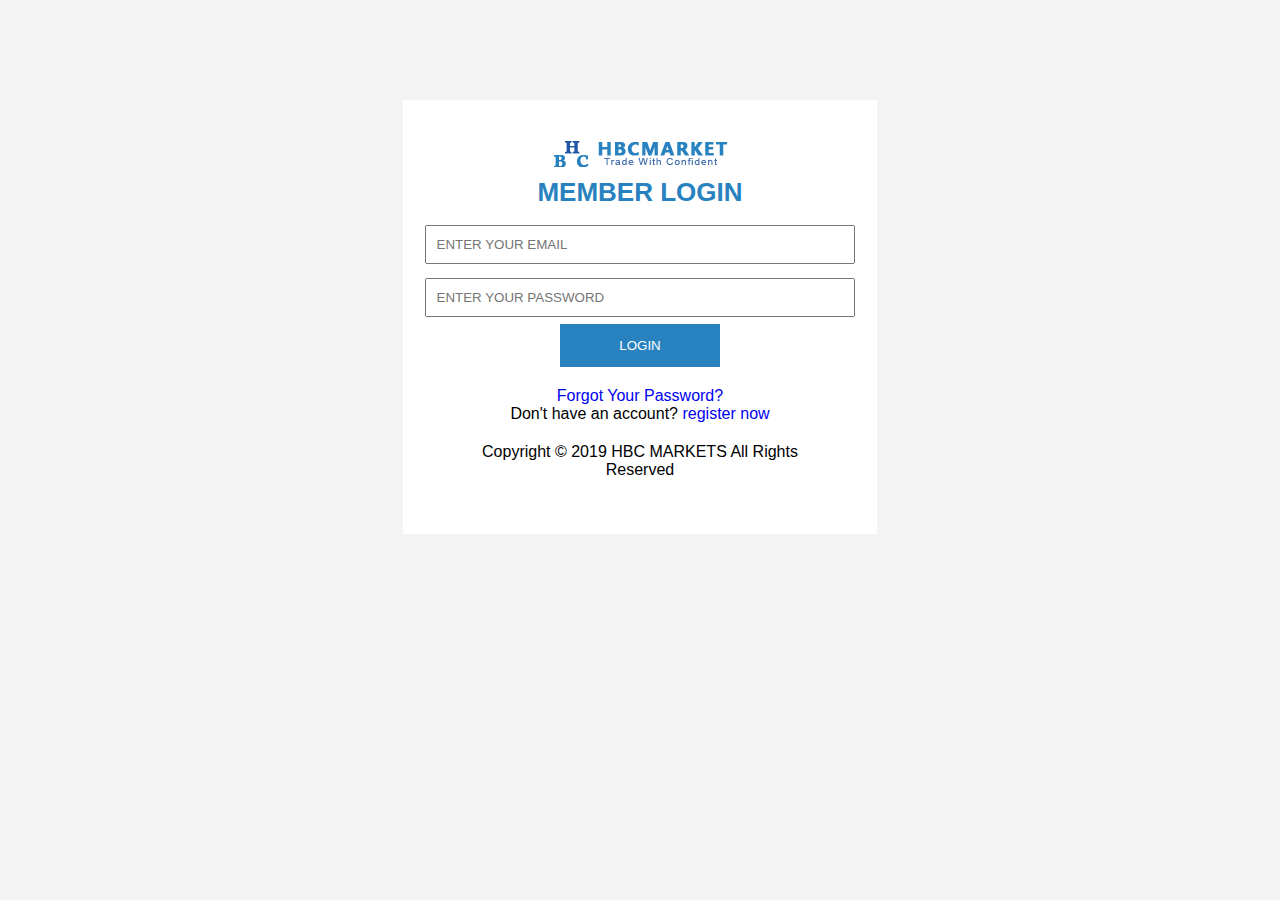
<file: login.html>
<html lang="en">
<head>
    <meta charset="UTF-8">
    <meta name="viewport" content="width=device-width, initial-scale=1.0">
    <meta http-equiv="X-UA-Compatible" content="ie=edge">
    <title>Hbc Markets - Login</title>
    <link rel="stylesheet" href="animate-css/animate.css">
    <link rel="stylesheet" href="https://cdnjs.cloudflare.com/ajax/libs/font-awesome/5.9.0/css/all.css">
    <link rel="stylesheet" href="css/style.css">
    <link rel="stylesheet" href="css/responsive.css">
</head>
<body>
    <body style="background-color: rgb(243, 243, 243); font-family: 'Lato', sans-serif;">
        <div class="box-middle">
            <a href="index.html"><img class="member" src="img/logo.png"></a>
            <h1 class="mem-head">MEMBER LOGIN</h1>
            <form>
                <input class="typing" name="email" type="email" placeholder="ENTER YOUR EMAIL" required>
                <input class="typing" name="password" type="password" placeholder="ENTER YOUR PASSWORD" required>
                <button class="submit-button" type="submit">LOGIN</button>
            </form>
        <div class="epp">
            <a style="text-decoration: none"  href="#">Forgot Your Password?</a>
            <p>Don't have an account? <a style="text-decoration: none"  href="register.html">register now</a></p>
            <p class="last">Copyright © 2019 HBC MARKETS All Rights <br> Reserved</p>
        </div>
        </div>
    <script src="app.js"></script>
</body>
<script src="app.js"></script>
</body>
</html>
</file>
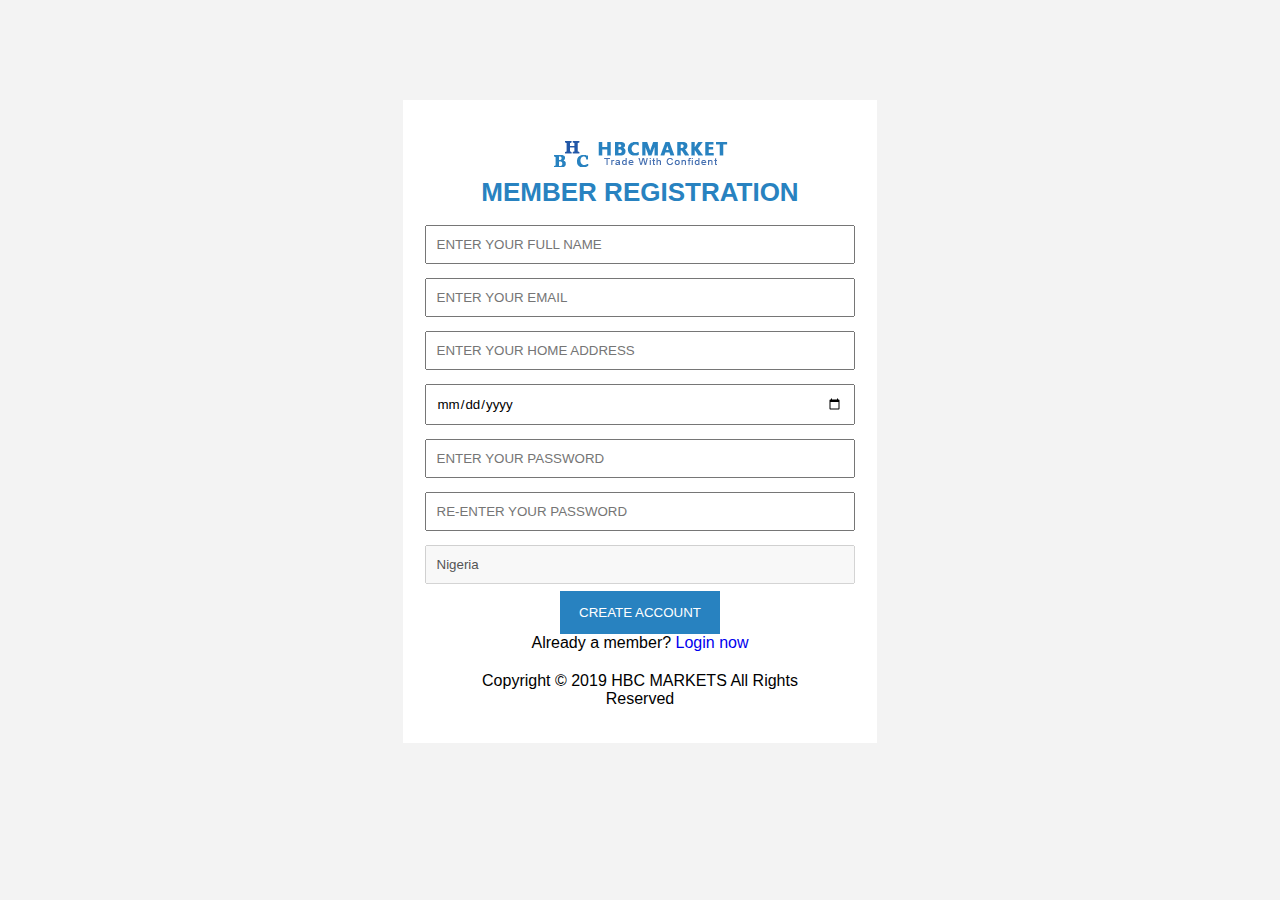
<file: register.html>
<html lang="en">
<head>
    <meta charset="UTF-8">
    <meta name="viewport" content="width=device-width, initial-scale=1.0">
    <meta http-equiv="X-UA-Compatible" content="ie=edge">
    <title>Hbc Markets - Register</title>
    <link rel="stylesheet" href="animate-css/animate.css">
    <link rel="stylesheet" href="https://cdnjs.cloudflare.com/ajax/libs/font-awesome/5.9.0/css/all.css">
    <link rel="stylesheet" href="css/style.css">
    <link rel="stylesheet" href="css/responsive.css">
</head>
<body style="background-color: rgb(243, 243, 243); font-family: 'Lato', sans-serif;text-decoration: none">
    <div class="box-middle">
        <a href="index.html"><img class="member" src="img/logo.png"></a>
        <h1 class="mem-head">MEMBER REGISTRATION</h1>
        <form>
            <input class="typing" name="name" type="text" placeholder="ENTER YOUR FULL NAME" required>
            <input class="typing" name="email" type="email" placeholder="ENTER YOUR EMAIL" required>
            <input class="typing" name="address" type="text" placeholder="ENTER YOUR HOME ADDRESS" required>
            <input class="typing" name="dob" type="date" placeholder="" required>
            <input class="typing" name="password" type="password" placeholder="ENTER YOUR PASSWORD" required>
            <input class="typing" name="password" type="password" placeholder="RE-ENTER YOUR PASSWORD" required>
            <input class="typing" style="cursor: not-allowed" type="text" value="Nigeria" disabled>
            <button class="submit-button" type="submit">CREATE ACCOUNT</button>
        </form>
        <p>Already a member? <a style="text-decoration: none" href="login.html">Login now</a></p>
        <p class="last">Copyright © 2019 HBC MARKETS All Rights <br> Reserved</p>
    </div>
<script src="app.js"></script>
</body>
</html>
</file>
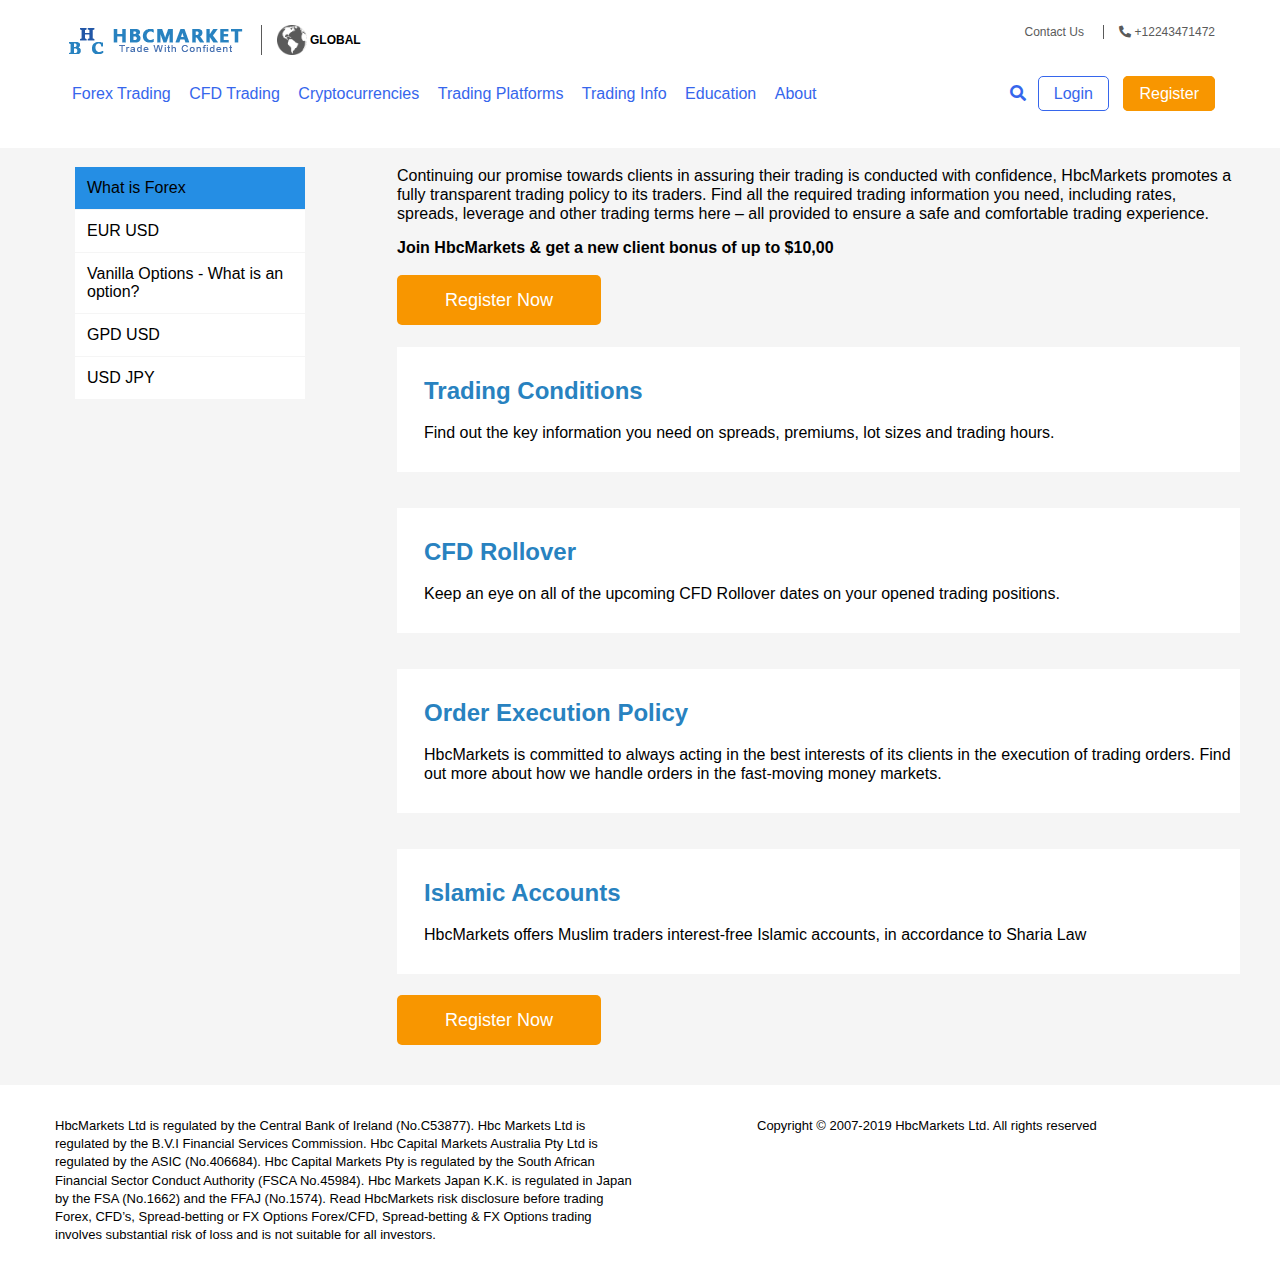
<file: tradinginfo.html>
<html lang="en">
<head>
    <meta charset="UTF-8">
    <meta name="viewport" content="width=device-width, initial-scale=1.0">
    <meta http-equiv="X-UA-Compatible" content="ie=edge">
    <title>Hbc Markets</title>
    <link rel="stylesheet" href="animate-css/animate.css">
    <link rel="stylesheet" href="https://cdnjs.cloudflare.com/ajax/libs/font-awesome/5.9.0/css/all.css">
    <link rel="stylesheet" href="css/style.css">
    <link rel="stylesheet" href="css/responsive.css">
</head>
<body style="background-color: rgb(245, 245, 245)">
    <header class="header">
        <div class="nav-container">
            <div class="row">
                    <span class="menu-bar transition"><i class="fas fa-bars" aria-hidden="true">
                    </i></span>
                <div class="first-cl">
                    <a href="index.html"><img src="img/logo.png" alt="logo"></a>
                    <a href="index.html" class="border-global"><img class="glob" src="img/global-icon.png" alt="logo"></a>
                    <p class="logo-front"> GLOBAL</p>
                </div> 
                <div class="second-cl">
                    <ul>
                        <li class="li">Contact Us</li>
                        <li class="border-global li"><i class="fa fa-phone-alt"></i>&nbsp;+12243471472</li>
                    </ul>
                </div>
                <div class="mobile-show">
                    <ul>
                        <li class="li"><a href="#"><i class="fas fa-phone-alt" aria-hidden="true"></i></a></li>
                        <li class="border-full-blue li"><a href="login.html" class="login-link">Login</a></li>
                    </ul>
                </div>
            </div>
        <div class="row r">
                <div class="bottom-1">
                <ul>
                    <li class="li t"><a class="downdown" href="forex.html">Forex Trading</a></li>
                    <li class="li t"><a class="downdown" href="cfdtrading.html">CFD Trading</a></li>
                    <li class="li t"><a class="downdown" href="cryptocurrencies.html">Cryptocurrencies</a></li>
                    <li class="li t"><a class="downdown" href="tradingplatforms.html">Trading Platforms</a></li>
                    <li class="li t"><a class="downdown" href="tradinginfo.html">Trading Info</a></li>
                    <li class="li t"><a class="downdown" href="education.html">Education</a></li>
                    <li class="li t"><a class="downdown" href="about.html">About</a></li>
                </ul>
                </div>
                <div class="bottom-2">
                    <ul>
                        <li class="li"><a href="#"><i class="fa fa-search"></i></a></li>
                        <li class="border-full-blue li"><a href="login.html">Login</a></li>
                        <li class="border-full-yellow li"><a href="register.html">Register</a></li>
                    </ul>
                </div>
            </div>
        </div>
    </header>
    <section id="forex-side">
    <div class="container">
        <div class="row">
            <ul>
                <li class="active">What is Forex</li>
                <li>EUR USD</li>
                <li>Vanilla Options - What is an option?</li>
                <li>GPD USD</li>
                <li>USD JPY</li>
            </ul>
        </div>
    </div>
    </section>

        <section class="">
            <div class="container">
    <div class="clip">        
        <br>
    <p>Continuing our promise towards clients in assuring their trading is conducted with confidence, HbcMarkets promotes a fully transparent trading policy to its traders. Find all the required trading information you need, including rates, spreads, leverage and other trading terms here – all provided to ensure a safe and comfortable trading experience.
    </p>
    <h4><b>Join HbcMarkets & get a new client bonus of up to $10,00</b></h4>
    <br>
    <a class="button-regist" href="register.html">Register Now</a>
    
    </div>
    
    <div class="clip">        
        <br><br>
        <div class="white">
        <h2 style="color:#2882c0">Trading Conditions</h2>
        <br>
        <p>Find out the key information you need on spreads, premiums, lot sizes and trading hours.
        </p>
    </div>
        </div>
    
        <div class="clip">        
            <br><br>
            <div class="white">
            <h2 style="color:#2882c0">CFD Rollover</h2>
            <br>
            <p>Keep an eye on all of the upcoming CFD Rollover dates on your opened trading positions.
            </p>
        </div>
            </div>
    
            <div class="clip">        
                <br><br>
                <div class="white">
                <h2 style="color:#2882c0">Order Execution Policy</h2>
                <br>
                <p>HbcMarkets is committed to always acting in the best interests of its clients in the execution of trading orders. Find out more about how we handle orders in the fast-moving money markets.
                </p>
            </div>
                </div>
            
                <div class="clip">        
                    <br><br>
                    <div class="white">
                    <h2 style="color:#2882c0">Islamic Accounts</h2>
                    <br>
                    <p>HbcMarkets offers Muslim traders interest-free Islamic accounts, in accordance to Sharia Law
                    </p>
                </div>
                    </div>
                    <br><br>
                    <div class="clip">
                        <a class="button-regist" href="register.html">Register Now</a>
                    </div>
                    <br><br><br>
                </section>
<script src="app.js"></script>
</body>
<div style="background-color: white">
<footer id="foot">
        <div class="container">
            <div class="row">
                <div class="left-footer">
                    <p>
                            HbcMarkets Ltd is regulated by the Central Bank of Ireland (No.C53877). Hbc Markets Ltd is
                            regulated
                            by the B.V.I Financial Services Commission. Hbc Capital Markets Australia Pty Ltd is regulated
                            by
                            the ASIC (No.406684). Hbc Capital Markets Pty is regulated by the South African Financial Sector
                            Conduct Authority (FSCA No.45984). Hbc Markets Japan K.K. is regulated in Japan by the FSA
                            (No.1662)
                            and the FFAJ (No.1574). Read HbcMarkets risk disclosure before trading Forex, CFD’s,
                            Spread-betting or
                            FX Options Forex/CFD, Spread-betting &amp; FX Options trading involves substantial risk of loss and
                            is
                            not suitable for all investors.
                    </p>
                </div>
                <div class="right-footer">
                    <p>
                            Copyright © 2007-2019 HbcMarkets Ltd. All rights reserved
                    </p>
                </div>
            </div>
        </div>
    </footer>
</div>
</html>
</file>
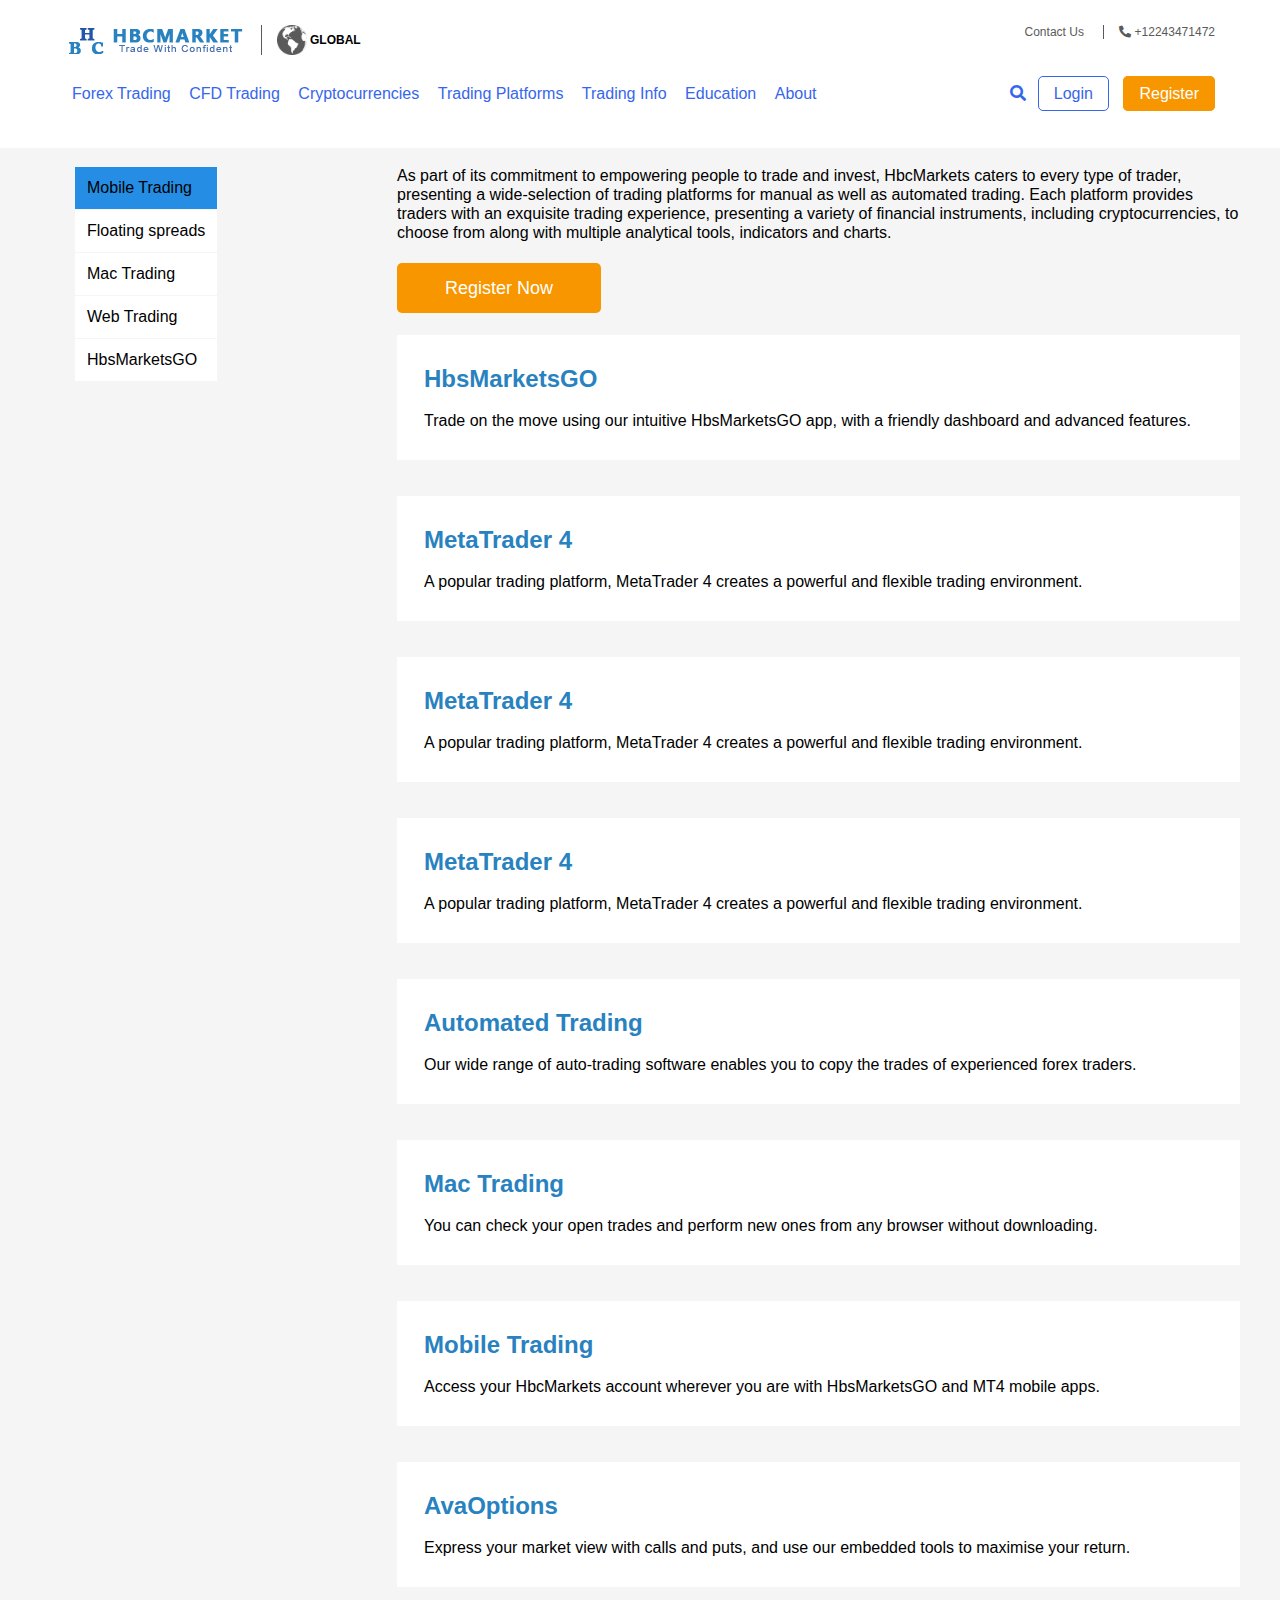
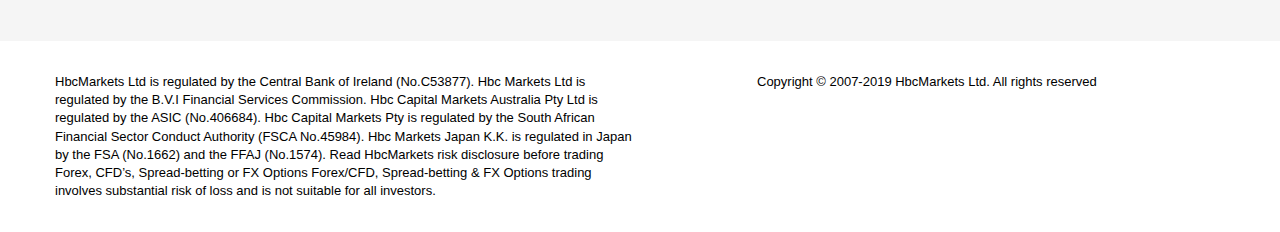
<file: tradingplatforms.html>
<html lang="en">
<head>
    <meta charset="UTF-8">
    <meta name="viewport" content="width=device-width, initial-scale=1.0">
    <meta http-equiv="X-UA-Compatible" content="ie=edge">
    <title>Hbc Markets</title>
    <link rel="stylesheet" href="animate-css/animate.css">
    <link rel="stylesheet" href="https://cdnjs.cloudflare.com/ajax/libs/font-awesome/5.9.0/css/all.css">
    <link rel="stylesheet" href="css/style.css">
    <link rel="stylesheet" href="css/responsive.css">
</head>
<body style="background-color: rgb(245, 245, 245)">
    <header class="header">
        <div class="nav-container">
            <div class="row">
                    <span class="menu-bar transition"><i class="fas fa-bars" aria-hidden="true">
                    </i></span>
                <div class="first-cl">
                    <a href="index.html"><img src="img/logo.png" alt="logo"></a>
                    <a href="index.html" class="border-global"><img class="glob" src="img/global-icon.png" alt="logo"></a>
                    <p class="logo-front"> GLOBAL</p>
                </div> 
                <div class="second-cl">
                    <ul>
                        <li class="li">Contact Us</li>
                        <li class="border-global li"><i class="fa fa-phone-alt"></i>&nbsp;+12243471472</li>
                    </ul>
                </div>
                <div class="mobile-show">
                    <ul>
                        <li class="li"><a href="#"><i class="fas fa-phone-alt" aria-hidden="true"></i></a></li>
                        <li class="border-full-blue li"><a href="login.html" class="login-link">Login</a></li>
                    </ul>
                </div>
            </div>
        <div class="row r">
                <div class="bottom-1">
                <ul>
                    <li class="li t"><a class="downdown" href="forex.html">Forex Trading</a></li>
                    <li class="li t"><a class="downdown" href="cfdtrading.html">CFD Trading</a></li>
                    <li class="li t"><a class="downdown" href="cryptocurrencies.html">Cryptocurrencies</a></li>
                    <li class="li t"><a class="downdown" href="tradingplatforms.html">Trading Platforms</a></li>
                    <li class="li t"><a class="downdown" href="tradinginfo.html">Trading Info</a></li>
                    <li class="li t"><a class="downdown" href="education.html">Education</a></li>
                    <li class="li t"><a class="downdown" href="about.html">About</a></li>
                </ul>
                </div>
                <div class="bottom-2">
                    <ul>
                        <li class="li"><a href="#"><i class="fa fa-search"></i></a></li>
                        <li class="border-full-blue li"><a href="login.html">Login</a></li>
                        <li class="border-full-yellow li"><a href="register.html">Register</a></li>
                    </ul>
                </div>
            </div>
        </div>
    </header>
    <section id="forex-side">
    <div class="container">
        <div class="row">
            <ul>
                <li class="active">Mobile Trading</li>
                <li>Floating spreads</li>
                <li>Mac Trading</li>
                <li>Web Trading</li>
                <li>HbsMarketsGO</li>
            </ul>
        </div>
    </div>
    </section>

        <section class="">
            <div class="container">
    <div class="clip">        
        <br>
    <p>As part of its commitment to empowering people to trade and invest, HbcMarkets caters to every type of trader, presenting a wide-selection of trading platforms for manual as well as automated trading. Each platform provides traders with an exquisite trading experience, presenting a variety of financial instruments, including cryptocurrencies, to choose from along with multiple analytical tools, indicators and charts.
    </p>
    <br> <br>
    <a class="button-regist" href="register.html">Register Now</a>
    
    </div>
    
    <div class="clip">        
        <br><br>
        <div class="white">
        <h2 style="color:#2882c0">HbsMarketsGO</h2>
        <br>
        <p>Trade on the move using our intuitive HbsMarketsGO app, with a friendly dashboard and advanced features.
        </p>
    </div>
        </div>
    
        <div class="clip">        
            <br><br>
            <div class="white">
            <h2 style="color:#2882c0">MetaTrader 4</h2>
            <br>
            <p>A popular trading platform, MetaTrader 4 creates a powerful and flexible trading environment.
            </p>
        </div>
            </div>
    
            <div class="clip">        
                <br><br>
                <div class="white">
                <h2 style="color:#2882c0">MetaTrader 4</h2>
                <br>
                <p>A popular trading platform, MetaTrader 4 creates a powerful and flexible trading environment.
                </p>
            </div>
                </div>
            
                <div class="clip">        
                    <br><br>
                    <div class="white">
                    <h2 style="color:#2882c0">MetaTrader 4</h2>
                    <br>
                    <p>A popular trading platform, MetaTrader 4 creates a powerful and flexible trading environment.
                    </p>
                </div>
                    </div>
                    <div class="clip">        
                            <br><br>
                            <div class="white">
                            <h2 style="color:#2882c0">Automated Trading</h2>
                            <br>
                            <p>Our wide range of auto-trading software enables you to copy the trades of experienced forex traders.
                            </p>
                        </div>
                            </div>
                        
                            <div class="clip">        
                                <br><br>
                                <div class="white">
                                <h2 style="color:#2882c0">Mac Trading</h2>
                                <br>
                                <p>You can check your open trades and perform new ones from any browser without downloading.
                                </p>
                            </div>
                                </div>
                        
                                <div class="clip">        
                                    <br><br>
                                    <div class="white">
                                    <h2 style="color:#2882c0">Mobile Trading</h2>
                                    <br>
                                    <p>Access your HbcMarkets account wherever you are with HbsMarketsGO and MT4 mobile apps.
                                    </p>
                                </div>
                                    </div>
                                
                                    <div class="clip">        
                                        <br><br>
                                        <div class="white">
                                        <h2 style="color:#2882c0">AvaOptions</h2>
                                        <br>
                                        <p>Express your market view with calls and puts, and use our embedded tools to maximise your return.
                                        </p>
                                    </div>
                                        </div>
                    <br><br><br>
                </section>
<script src="app.js"></script>
</body>
<div style="background-color: white">
<footer id="foot">
        <div class="container">
            <div class="row">
                <div class="left-footer">
                    <p>
                            HbcMarkets Ltd is regulated by the Central Bank of Ireland (No.C53877). Hbc Markets Ltd is
                            regulated
                            by the B.V.I Financial Services Commission. Hbc Capital Markets Australia Pty Ltd is regulated
                            by
                            the ASIC (No.406684). Hbc Capital Markets Pty is regulated by the South African Financial Sector
                            Conduct Authority (FSCA No.45984). Hbc Markets Japan K.K. is regulated in Japan by the FSA
                            (No.1662)
                            and the FFAJ (No.1574). Read HbcMarkets risk disclosure before trading Forex, CFD’s,
                            Spread-betting or
                            FX Options Forex/CFD, Spread-betting &amp; FX Options trading involves substantial risk of loss and
                            is
                            not suitable for all investors.
                    </p>
                </div>
                <div class="right-footer">
                    <p>
                            Copyright © 2007-2019 HbcMarkets Ltd. All rights reserved
                    </p>
                </div>
            </div>
        </div>
    </footer>
</div>
</html>
</file>
<file: css/style.css>
*{
    margin: 0;
    padding: 0;
    box-sizing: border-box;
    font-family: 'Open Sans', Arial, sans-serif;
}

.header{
    position: sticky;
    top: 0;
    background-color: #fff;
}

.logo-front{
    font-weight: bold;
    font-size: 12px;
    margin-left: 3px;
}

.container {
    max-width: 1200px;
    margin: 0 auto;
  } 

.nav-container {
    max-width: 87.5rem;
    margin: 0 auto;
    padding: 10px 50px 30px 50px;
}

.row{
    display: flex;
    justify-content: space-between;
    padding: 15px;
}

.li{
    list-style: none;
    display: inline;
}

li a.downdown:hover{
    color: rgb(63, 63, 63);
    border-bottom: 1px solid rgb(54, 102, 236);
    -webkit-animation: mymove 20s; /* Safari 4.0 - 8.0 */
    animation: mymove 20s;
}

li a{
    transition: ease-in-out 500ms;
    text-decoration: none;
    color: rgb(54, 102, 236);
    padding: 7px;
}

.first-cl{
        display: flex;
        align-items: center;
}

.second-cl{
        font-size: 0.75rem;
        color: #5a5a5a;
}

.border-global{
    border-left: 1px solid #5a5a5a;
    padding-left: 15px;
    margin-left: 16px;
}

.glob{
    width: 30px;
}

.border-full-blue{
    padding: 8px;
    border-radius: 5px;
    border: 1px solid rgb(54, 102, 236);
    color: rgb(54, 102, 236);
}

.border-full-blue a{
    color: rgb(54, 102, 236);
}

.border-full-yellow{
    margin-left: 10px;
    padding: 8px;
    border-radius: 5px;
    color: #fff;
    background-color: #f89600;
    border: 1px solid #f89600;
}

.border-full-yellow:hover{
    border: 1px solid #f89600;
    background-color: #fff;
}

.border-full-yellow a{
    color: #fff;
}

.border-full-yellow a:hover{
    color: #f89600;
}

@keyframes mymove {
    from {top: 0px;}
    to {top: 400px;}
}



/* showcase */
.showcase {
    background: url(../img/main-pc.jpg) no-repeat center;
    height: 500px;
}

.button-register{
    color: #fff;
    text-decoration: none;
    background: #f89600;
    padding: 15px 75px 15px 75px;
    font-size: 22px;
    border-radius: 5px;
}

.button-register:hover{
    border: 1px solid #f89600;
    color: #f89600;
    background: none;
}

.button-register-2{
    color: #fff;
    text-decoration: none;
    background: #f89600;
    padding: 15px 67px 15px 67px;
    font-size: 17px;
    border-radius: 5px;
}

.button-login{
    color: #fff;
    text-decoration: none;
    background: #406eeb;
    padding: 15px 62px 15px 62px;
    font-size: 17px;
    border-radius: 5px;

}

.button-register-2:hover{
    border: 1px solid #f89600;
    color: #f89600;
    background: none;
}

.showcase-text{
    color: #fff;
    justify-content: center;
    text-align: center;
    margin: 0 auto;
    padding: 4rem 2rem;
    line-height: 20px;
}

.showcase-text h1{
    font-size: 47px;
    font-weight: 400;
    padding: 30px 0 15px 0;
}

.showcase-text h2{
    font-size: 36px;
    font-weight: 900;
    padding-bottom: 70px;
}



.showcase-text h1{
    margin: 10px;
}

/* take control */

#take-control{
    background: url(../img/avago-bg-pc.jpg) no-repeat center;
    height: 700px;
}

.take-picture{
    width: 40%;
}

.take-text{
    padding-top: 230px;
    width: 44%;
}

.take-text h1{
    font-weight: 600;
    font-size: 31px;
}

.take-text h1 span{
    color: #414141;
}

.take-text p{
    font-size: 20px;
}

#next{
    height: 640px;
    padding: 55px;
}

.next-picture{
    width: 40%;
}

.next-text{
    width: 44%;
}



.next-text h1{
    font-weight: 400;
    font-size: 33px;
}

.next-text p{
    font-size: 18px;
    line-height: 30px;
}
.next-text p span{
    font-size: 20px;
    font-weight: bold;
    color: #414141;
}

#map{
    height: 800px;
}

.h1{
    font-weight: 500;
    text-align: center;
    padding-bottom: 10px;
}

.h2{
    text-align: center;
    padding-bottom: 15px;
}

/* partner */

#partner{
    height: 600px;
    background: url(../img/partner_new.jpg) no-repeat center;
    padding: 40px;
}

#partner .partner{
    padding-top: 130px;
    width: 29%;
    float: right;
}

/* trusted award */

.trust{
    width: 50%
}

.award{
    width: 50%;
}


.ab {
    background: url('../img/about_1.jpg')center/cover;
    height: 59vh;
  }
  .ab .ab-fizz {
    width: 50%;
    line-height: 2;
  }
  .ab .ab-fizz p {
    line-height:normal;
    font-size: 19.2px;
  }
  .ab-background p {
    font-size: 19.2px;
    line-height: 1.6;
    color: #414141;
  }
  .ab .ab-fizz {
    width: 50%;
    line-height: 2;
  }
  
  .ab .ab-fizz p {
    line-height: 2;
    font-size: 19.2px;
  }  
.vision {
    width: 50%;
  }
  
  .vision{
    font-size: 19.2px;
    line-height:2;
  }

  .what{
      height: 600px;
      background-color: #eeeded;
      padding: 60px;
      font-size: 18px;
      line-height: 30px;
  }

  .yallow{
    color: #fff;
    background-color: #f89600;
    padding: 35px 80px;
    font-size: 16px;
}

.yallow ol li{
    padding-bottom: 20px;
}

.yallow ol{
    padding: 29px 0 0 43px;
}

  .what p{
      color: #414141;
  }

  .what h2{
      font-weight: bold;
  }


  /* forex */

  #forex-side{
      width: 25%;
      float: left;
  }

  #forex-side ul li{
      list-style: none;
      padding: 12px;
      background-color: #fff!important;
      margin-bottom: 1px;
}

/* #forex-side ul li a{
    text-decoration: none;
    color: black;
} */

#forex-side ul li.active{
    background-color: #258ee4!important;
}


#forex-side ul{
  margin: 4px 0 0 60px;
}

/* cfd start */
.clip{
    margin-left:357px;
}
.clip p{
  line-height: 19px;
  font-size: 16px;
}
.clip h4{
  line-height: 49px;
}
.button-registe{
  color: #fff;
  text-decoration: none;
  background: #f89600;
  padding: 15px 48px 15px 48px;
  font-size: 18px;

}

.button-registe:hover{
  border: 1px solid #f89600;
  color: #f89600;
  background: none;
}
.button-regist{
    color: #fff;
    text-decoration: none;
    background: #f89600;
    padding: 15px 48px 15px 48px;
    font-size: 18px;
    border-radius: 5px;
}

.button-regist:hover{
    border: 1px solid #f89600;
    color: #f89600;
    background: none;
}
.white{
  background-color: #fff;
  padding: 30px 0px 30px 27px;
}
.back{
  background-color: #F4F6F6;
}

@media (max-width: 600px) {
    .clip {
        padding: 1rem;
        margin-bottom: 1rem;
    }
}



/* footer */

#foot{
    padding: 17px;
    font-size: 13px;
    line-height: 1.4;
}


.left-footer{
    width: 50%;
}

.right-footer{
    width: 40%;
}

.box-middle{
    text-align: center;
    width: 37%;
    margin: 100px auto;
    background-color: #fff;
}

.typing{
    margin: 7px;
    width: 91%;
    padding: 10px;
}

.member{
    padding: 40px 0 0 0;
    text-align: center;
}

.mem-head{
    padding: 10px 0;
    font-weight: 900;
    font-size: 26px;
    color:  #2882c0;
}

.submit-button{
    width: 160px;
    height: 43px;
    border: none;
    background-color: #2882c0;
    color: white;
    align-self: auto;
}

.submit-button:hover{
    background-color: #f89600;
}

p.last{
    padding-bottom: 35px;
    padding-top: 20px;
}

.epp{
    padding: 20px;
}

.mobile,.mobile2,.mobile-show{
    display: none;
}
.menu-bar{
    
    color: #2882c0;
    display: none;
}
</file>
<file: css/responsive.css>
@media screen and (max-width: 768px){
    .bottom-1{
        display: none;
    }
    .bottom-2{
        display: none;
    }
    .logo-front{
        display: none!important;
    }
    .showcase-text h1 {
        font-size: 28px;
    }
    .showcase-text h2 {
        font-size: 18px;
    }
    .take-text h1,.next-text h1 {
        font-size: 30px;
    }
    .take-text,.next-text {
        text-align: center;
        padding-top: 5px;
        width: 100%;
    }
    #take-control{
        display: block;
    }
    .take-picture,.next-picture,.m,.partner,.logo-fron,.second-cl{
        display: none!important;
    }
    .take-text .mobile{
        margin: 0 auto;
        width: 50%;
        display: block;
    }
    .mobile2{
        margin: 0 auto;
        width: 100%;
        display: block;
    }
    .h1{
        padding-top: 100px;
    }
    #map{
        height: 500px;
    }
    .yallow{
        padding: 0 0!important;
    }
    .trust{
        width: 100%;
    }
    .award{
        display: block;
        width: 100%;
    }
    .box-middle{
        display: block;
        width: 90%;
        padding: 0 0;
        margin: 60px auto;
    }
    .left-footer {
        display: block;
        width: 100%;
        padding-bottom: 10px;
    }
    .right-footer {
        display: block;
        width: 100%;
    }
    #forex-side {
        width: 150%;
        float: none;
    }
    #forex-side ul{
        margin: 0 0;
    }
    .mobile-show{
        display: block!important;
    }
    .menu-bar{
        display: block;
    }
    .nav-container{
        padding: 0 0;
        height: auto;
    }
    li.li.t{
        width: 100%;
        border-top: 1px solid rgb(209, 209, 209);
        padding: 15px;
        display: block;
    }

    .mobile-show,.menu-bar,.first-cl{
        margin-top: 25px;
    }
    .first-cl{
        width: 60%!important;
    }
    .ab{
        background: #f8f8f8;
        height: 300px;
    }
    .ab .ab-fizz {
        width: 100%;
        line-height: 1.3;
    }
    .vision-img{
        display: none;
    }
    .vision{
        width: 100%
    }
    .what{
        padding: 15px!important;
        height: 1100px;
    }
    #foot .container .row{
        display: block;
    }
    #forex-side .container .row{
        display: block;
        width: 65%;
    }
    .row.r{
        display: block;
    }
    .clip{
        margin-left: 0;
    }
    li a.downdown:hover{
        border: none;
    }
    .web{
        display: none;
    }
    .mobile{
        display: block;
    }
    .mobile img{
        width: 50px;
    }
}

@media screen and (max-width : 1100px){
    .bottom-1{
        display: none;
    }
    .bottom-2{
        display: none;
    }
    .logo-front{
        display: block;
    }
    .showcase-text h1 {
        font-size: 28px;
    }
    .showcase-text h2 {
        font-size: 18px;
    }
    .take-text h1,.next-text h1 {
        font-size: 30px;
    }
    .take-text,.next-text {
        text-align: center;
        padding-top: 5px;
        width: 100%;
    }
    #take-control{
        height: auto;
        display: block;
    }
    .take-picture,.next-picture,.m,.partner,.logo-fron,.second-cl{
        display: none;
    }
    .second-cl {
        width: 30%;
        padding-top: 30px;
        display: block;
    }
    .take-text .mobile{
        margin: 0 auto;
        width: 50%;
        display: block;
    }
    .mobile2{
        margin: 0 auto;
        width: 100%;
        display: block;
    }
    .h1{
        padding-top: 100px;
    }
    #map{
        height: 500px;
    }
    .yallow {
        height: auto;
        padding: 30px 20px;
    }
    .trust{
        width: 100%;
    }
    .award{
        display: block;
        width: 100%;
    }
    .box-middle{
        display: block;
        width: 90%;
        padding: 0 0;
        margin: 60px auto;
    }
    .left-footer {
        display: block;
        width: 100%;
        padding-bottom: 10px;
    }
    .right-footer {
        display: block;
        width: 100%;
    }
    #forex-side {
        width: 150%;
        float: none;
    }
    #forex-side ul{
        margin: 0 0;
    }
    .mobile-show{
        display: none;
    }
    .menu-bar{
        display: block;
        font-size: 30px;
    }
    .nav-container{
        padding: 0 0;
        height: auto;
    }
    li.li.t{
        width: 100%;
        border-top: 1px solid rgb(209, 209, 209);
        padding: 15px;
        display: block;
    }

    .mobile-show,.menu-bar,.first-cl{
        margin-top: 25px;
    }
    .first-cl{
        width: 85%;
    }
    .ab{
        background: #f8f8f8;
        height: 300px;
    }
    .ab .ab-fizz {
        width: 100%;
        line-height: 1.3;
    }
    .vision-img{
        display: none;
    }
    .vision{
        width: 100%
    }
    .what{
        padding: 15px!important;
        height: 1100px;
    }
    #foot .container .row,#tra .container .row{
        display: block;
    }
    #forex-side .container .row{
        display: block;
        width: 65%;
    }
    .row.r{
        display: block;
    }
    .clip{
        margin-left: 0;
    }
    li a.downdown:hover{
        border: none;
    }
    #next,#map{
        height: auto;
    }
    #forex-side .container{
        max-width: none;
    }
    .clip{
        padding: 20px;
    }
}
</file>
